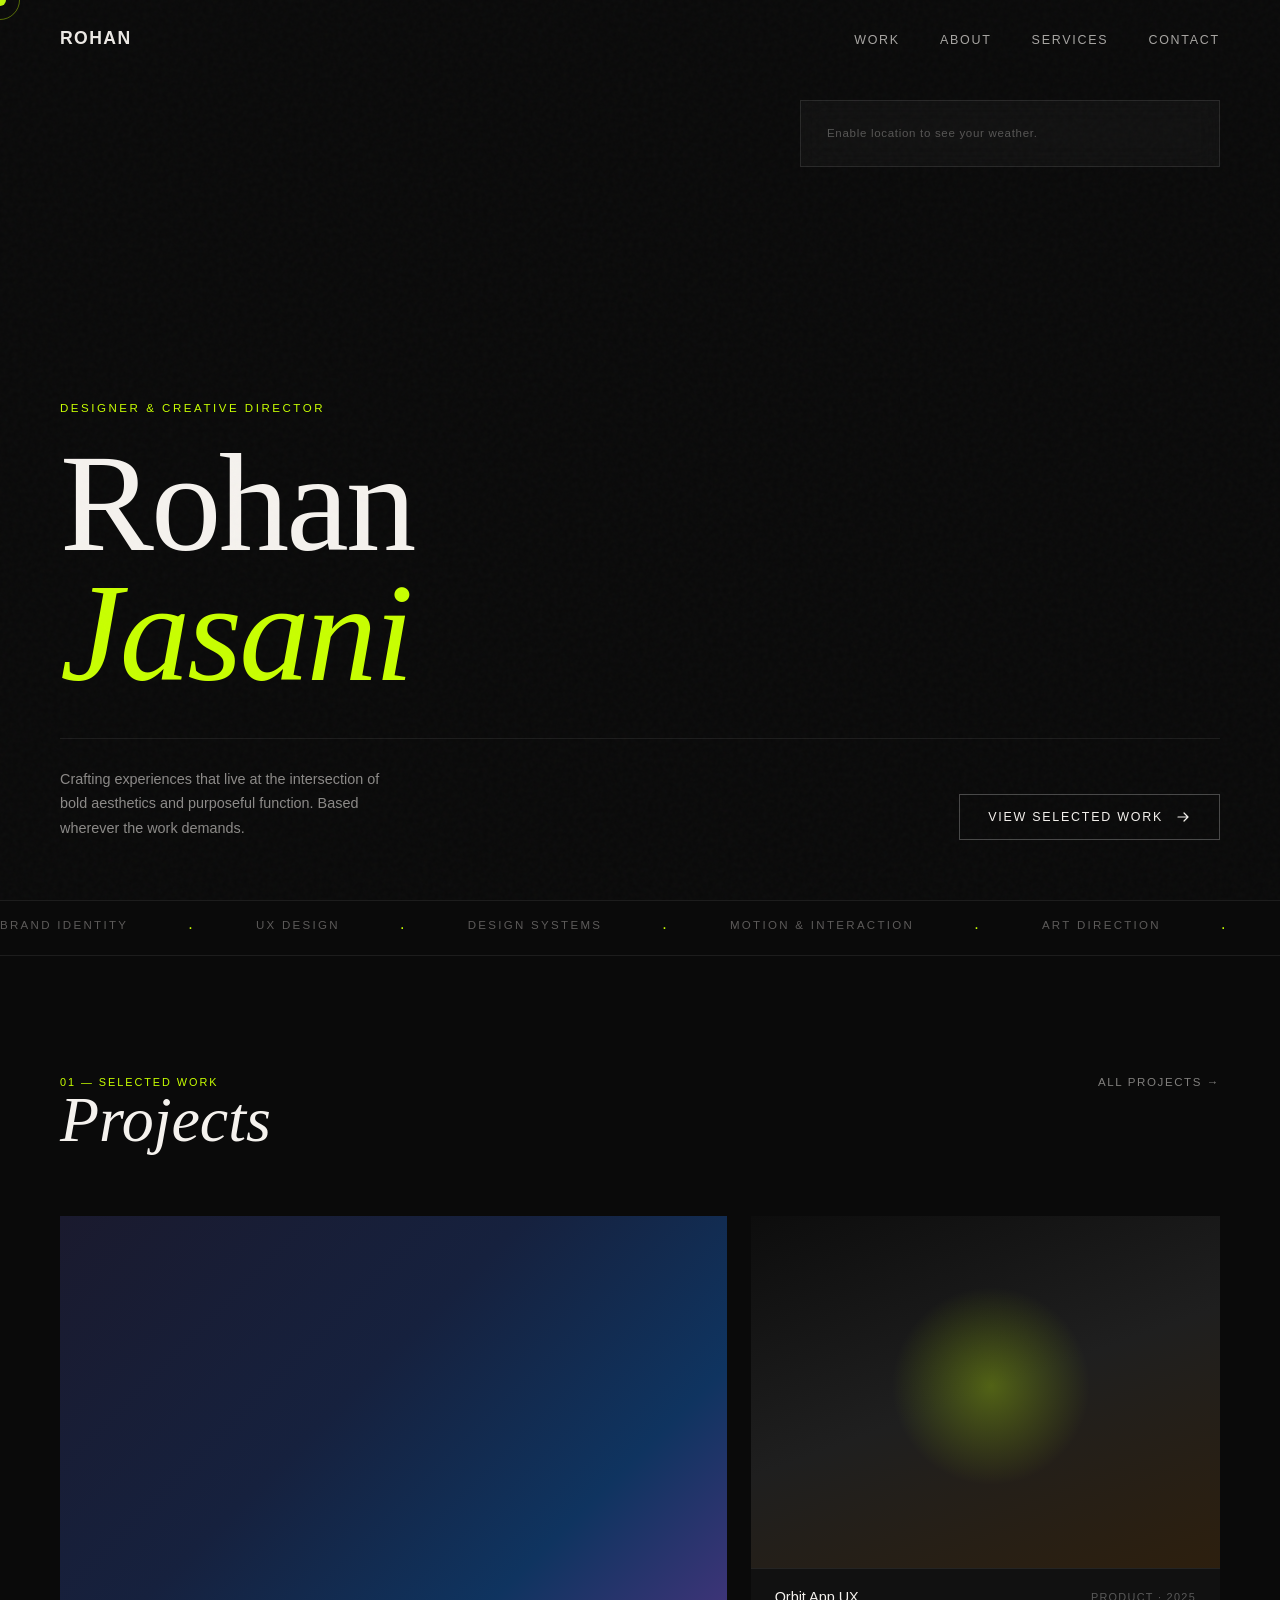
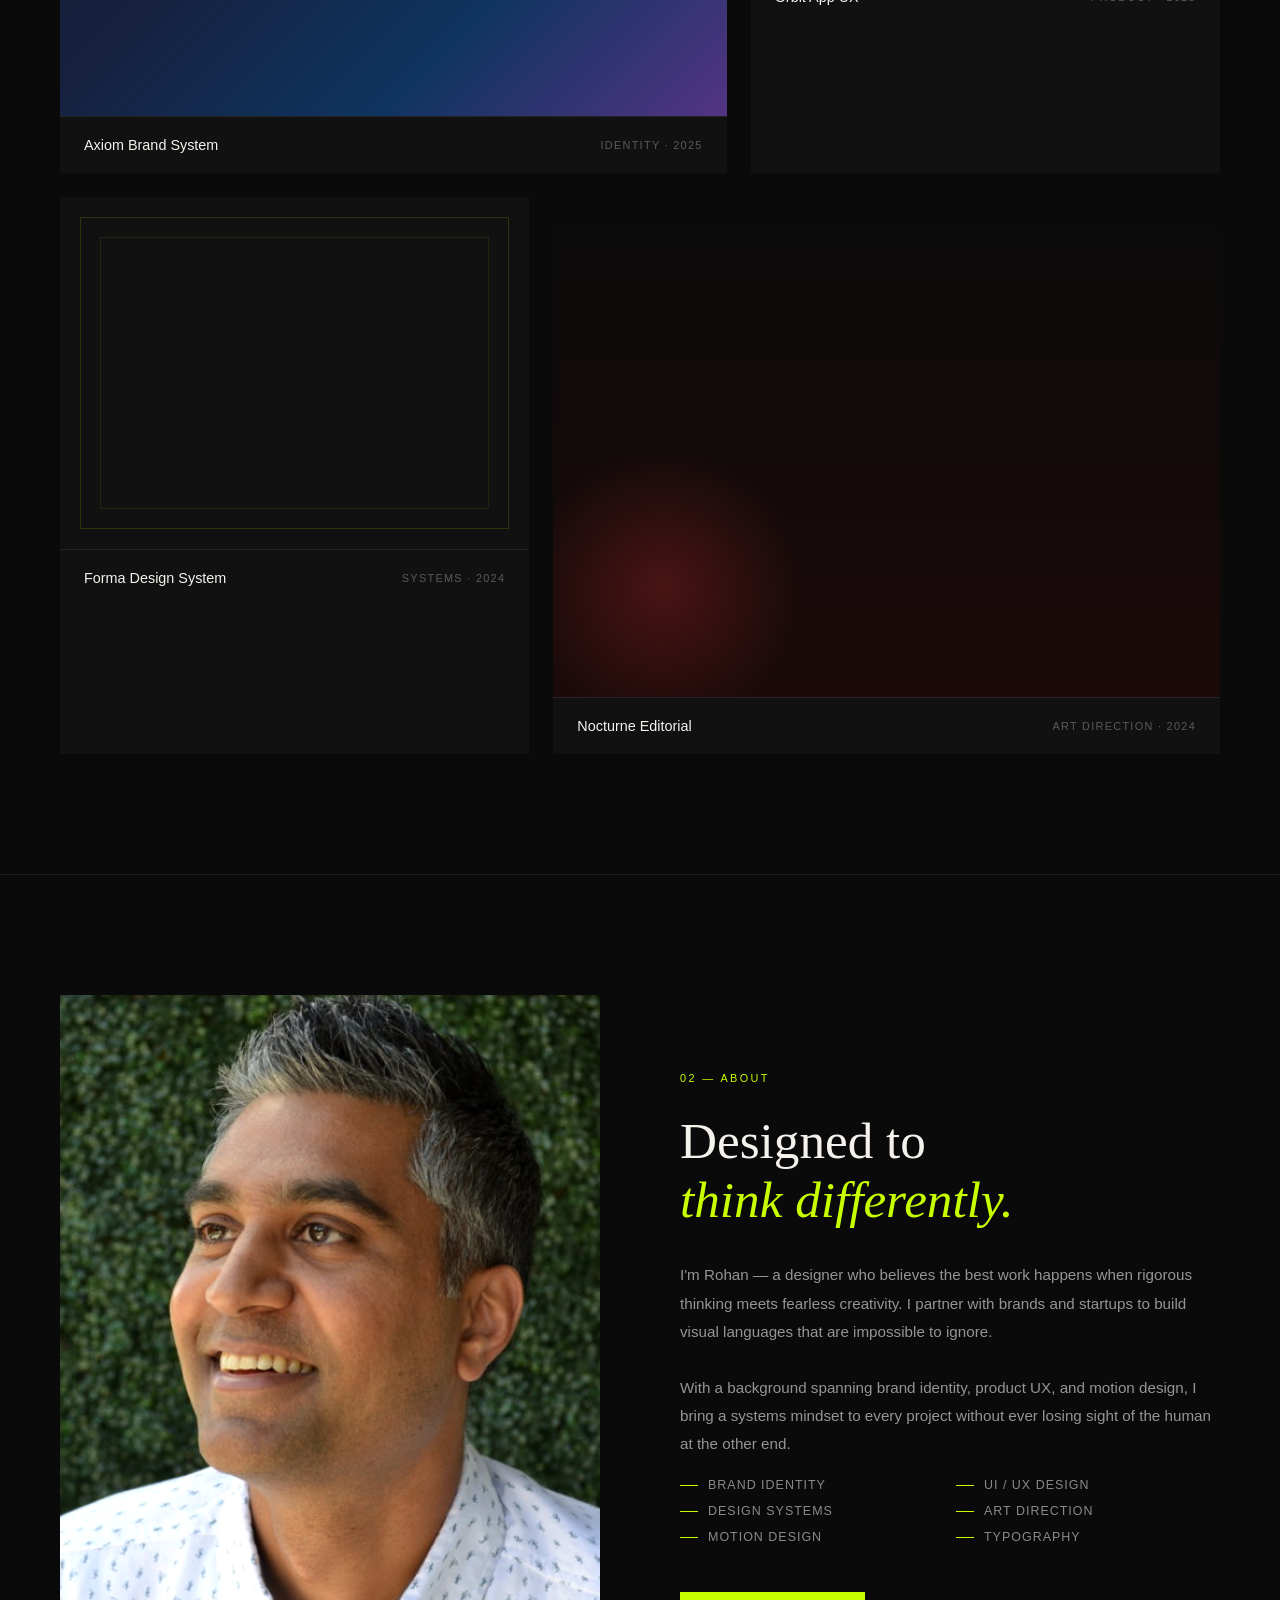
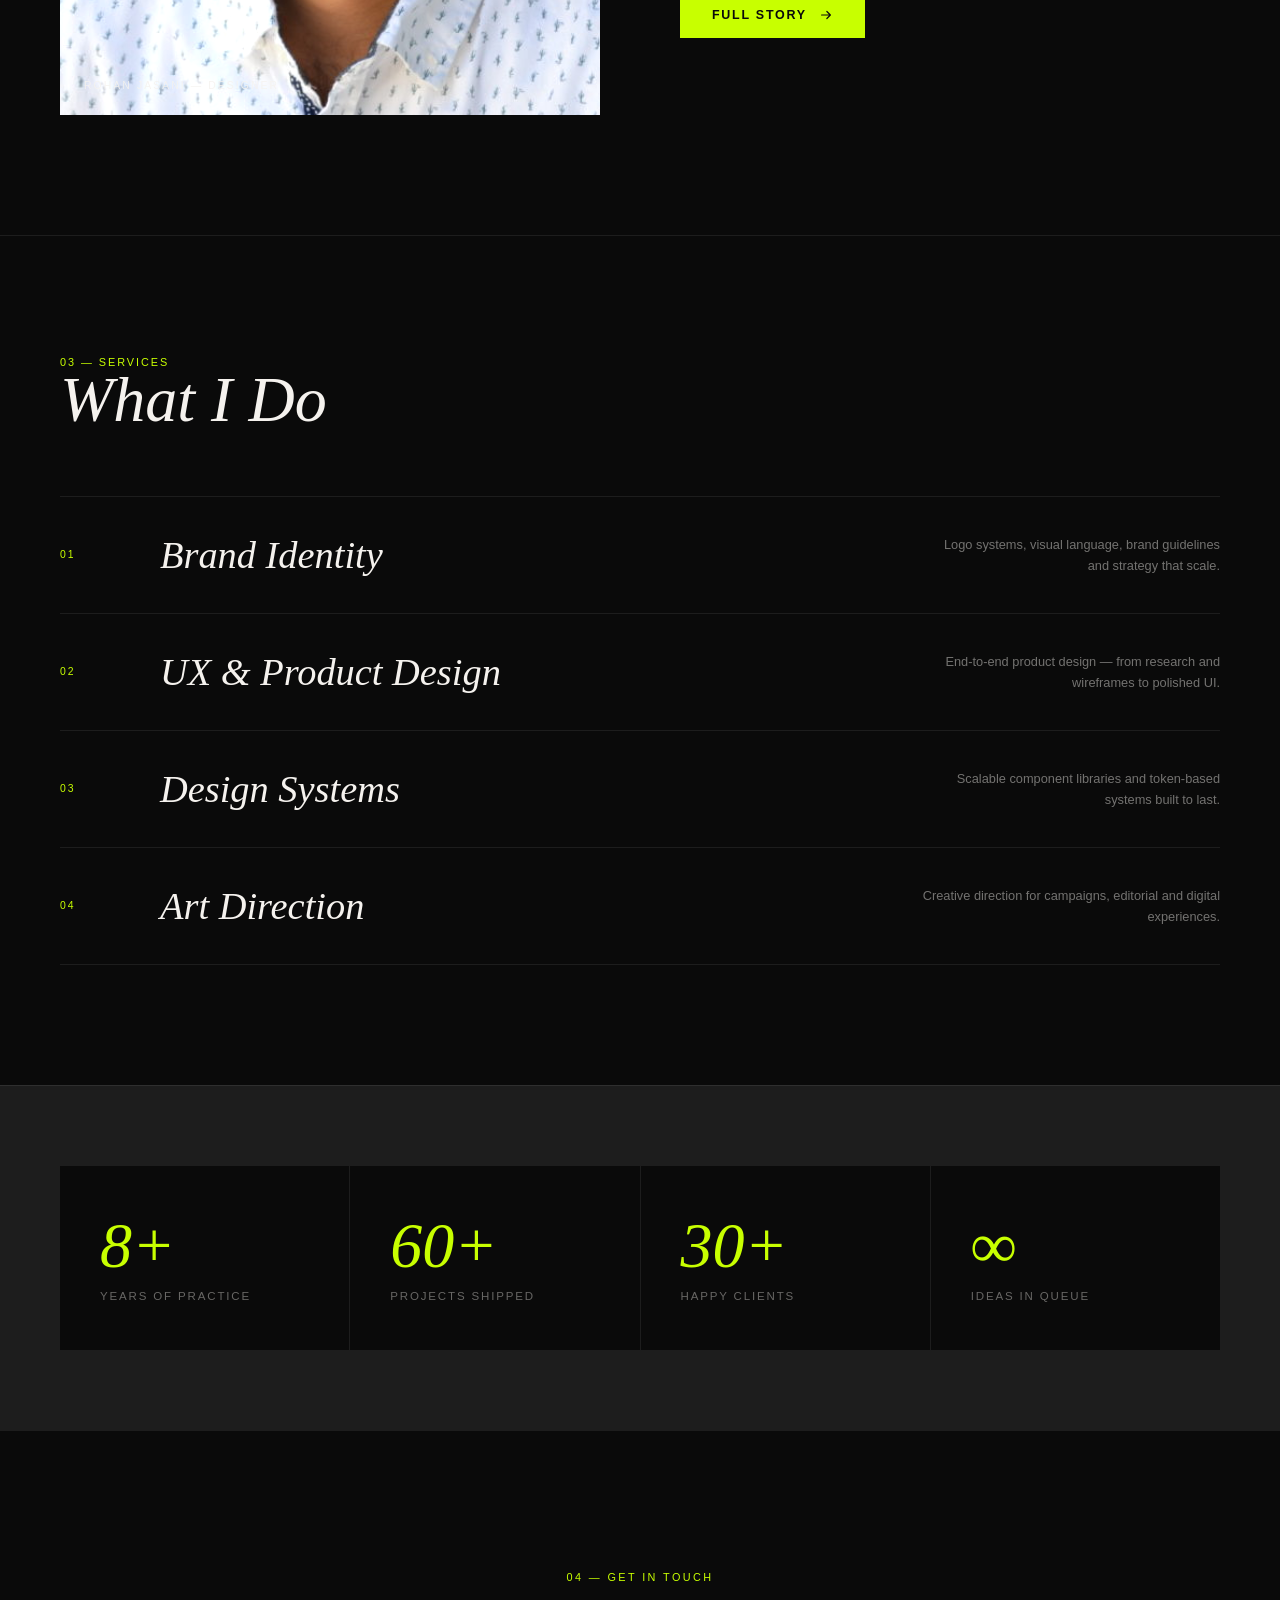
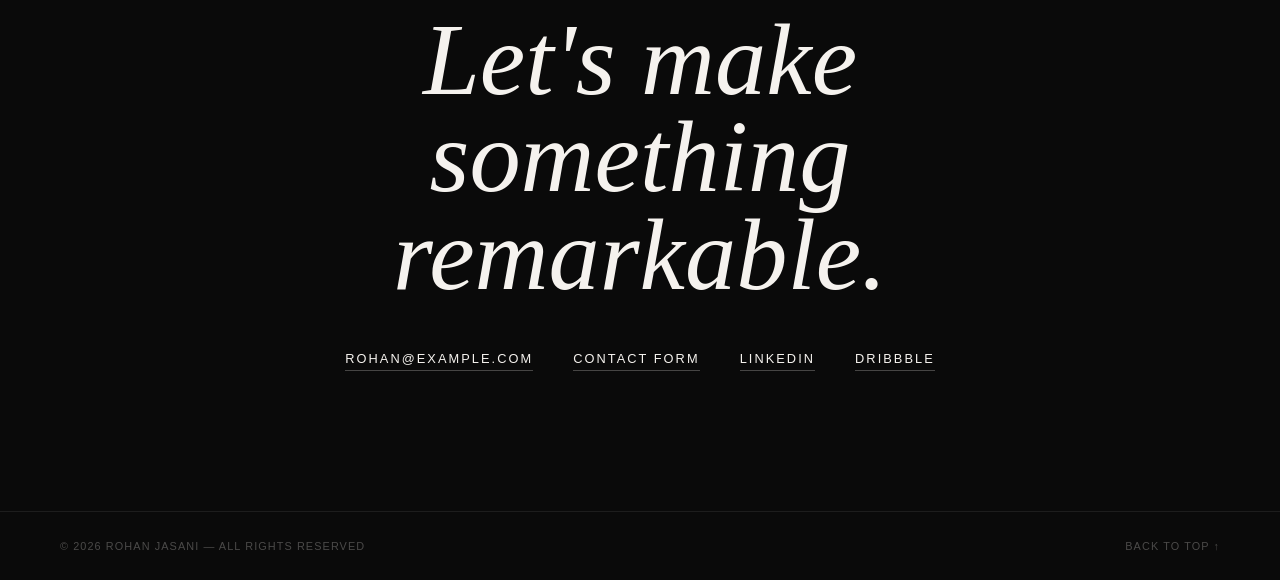
<file: index.html>
<!DOCTYPE html>
<html lang="en">
<head>
  <meta charset="UTF-8" />
  <meta name="viewport" content="width=device-width, initial-scale=1.0" />
  <title>Rohan — Designer</title>
  <link rel="stylesheet" href="css/styles.css" />
</head>
<body>

  <div id="cursor"></div>
  <div id="cursor-ring"></div>

  <!-- Nav -->
  <nav>
    <a href="index.html" class="nav-logo">Rohan</a>
    <ul class="nav-links">
      <li><a href="#work">Work</a></li>
      <li><a href="#about">About</a></li>
      <li><a href="#services">Services</a></li>
      <li><a href="#contact">Contact</a></li>
    </ul>
  </nav>

  <!-- Hero -->
  <section id="hero">

    <!-- Weather Widget -->
    <div id="weather-widget" class="loading" aria-label="Current weather">
      <div class="weather-top">
        <span class="weather-emoji" id="w-emoji">⋯</span>
        <span class="weather-temp" id="w-temp">--°</span>
      </div>
      <p class="weather-condition" id="w-condition">Fetching weather…</p>
      <div class="weather-divider"></div>
      <div class="weather-footer">
        <span class="weather-location" id="w-location">Locating city…</span>
        <span class="weather-time" id="w-time"></span>
      </div>
      <p class="weather-city" id="w-city">Current location weather</p>

      <div class="weather-divider tight"></div>

      <p class="rain-forecast-title">7-day rain outlook</p>
      <div class="rain-list" id="w-rain-list">
        <div class="rain-row"><span class="rain-day">Loading...</span><div class="rain-bar"><span style="width:0%"></span></div><span class="rain-chance">--%</span></div>
      </div>

      <p class="garden-advice" id="w-garden-advice">Calculating watering plan…</p>
    </div>

    <div class="hero-content">
      <p class="hero-label">Designer &amp; Creative Director</p>
      <h1 class="hero-title">
        Rohan<br>
        <em>Jasani</em>
      </h1>
    </div>
    <div class="hero-footer">
      <p class="hero-desc">
        Crafting experiences that live at the intersection of bold aesthetics and purposeful function. Based wherever the work demands.
      </p>
      <a href="#work" class="hero-cta">
        View Selected Work
        <svg width="16" height="16" viewBox="0 0 16 16" fill="none">
          <path d="M3 8h10M9 4l4 4-4 4" stroke="currentColor" stroke-width="1.2" stroke-linecap="round" stroke-linejoin="round"/>
        </svg>
      </a>
    </div>
  </section>

  <!-- Marquee -->
  <div class="marquee-wrap">
    <div class="marquee-track">
      <span>Brand Identity</span><span class="dot">·</span>
      <span>UX Design</span><span class="dot">·</span>
      <span>Design Systems</span><span class="dot">·</span>
      <span>Motion &amp; Interaction</span><span class="dot">·</span>
      <span>Art Direction</span><span class="dot">·</span>
      <span>Visual Strategy</span><span class="dot">·</span>
      <span>Brand Identity</span><span class="dot">·</span>
      <span>UX Design</span><span class="dot">·</span>
      <span>Design Systems</span><span class="dot">·</span>
      <span>Motion &amp; Interaction</span><span class="dot">·</span>
      <span>Art Direction</span><span class="dot">·</span>
      <span>Visual Strategy</span><span class="dot">·</span>
    </div>
  </div>

  <!-- Work -->
  <section id="work">
    <div class="section-header fade-in">
      <div>
        <p class="section-number">01 — Selected Work</p>
        <h2 class="section-title">Projects</h2>
      </div>
      <a href="pages/work.html" class="section-link">All Projects →</a>
    </div>
    <div class="projects-grid">
      <div class="project-card fade-in" onclick="window.location='pages/work.html'">
        <div class="card-visual"><div class="card-visual-inner visual-1"></div></div>
        <div class="card-hover-overlay"></div>
        <div class="card-meta">
          <span class="card-title">Axiom Brand System</span>
          <span class="card-tags">Identity · 2025</span>
        </div>
      </div>
      <div class="project-card fade-in" onclick="window.location='pages/work.html'">
        <div class="card-visual"><div class="card-visual-inner visual-2"></div></div>
        <div class="card-hover-overlay"></div>
        <div class="card-meta">
          <span class="card-title">Orbit App UX</span>
          <span class="card-tags">Product · 2025</span>
        </div>
      </div>
      <div class="project-card fade-in" onclick="window.location='pages/work.html'">
        <div class="card-visual"><div class="card-visual-inner visual-3"></div></div>
        <div class="card-hover-overlay"></div>
        <div class="card-meta">
          <span class="card-title">Forma Design System</span>
          <span class="card-tags">Systems · 2024</span>
        </div>
      </div>
      <div class="project-card fade-in" onclick="window.location='pages/work.html'">
        <div class="card-visual"><div class="card-visual-inner visual-4"></div></div>
        <div class="card-hover-overlay"></div>
        <div class="card-meta">
          <span class="card-title">Nocturne Editorial</span>
          <span class="card-tags">Art Direction · 2024</span>
        </div>
      </div>
    </div>
  </section>

  <!-- About -->
  <section id="about">
    <div class="about-portrait fade-in">
      <img src="images/headshot.jpg" alt="Portrait of Rohan Jasani" class="portrait-photo" />
      <span class="portrait-label">Rohan Jasani — Designer</span>
    </div>
    <div class="about-copy fade-in">
      <p class="about-eyebrow">02 — About</p>
      <h2 class="about-heading">Designed to<br><em>think differently.</em></h2>
      <p class="about-body">
        I'm Rohan — a designer who believes the best work happens when rigorous thinking meets fearless creativity. I partner with brands and startups to build visual languages that are impossible to ignore.
        <br><br>
        With a background spanning brand identity, product UX, and motion design, I bring a systems mindset to every project without ever losing sight of the human at the other end.
      </p>
      <div class="skills-grid">
        <span class="skill-item">Brand Identity</span>
        <span class="skill-item">UI / UX Design</span>
        <span class="skill-item">Design Systems</span>
        <span class="skill-item">Art Direction</span>
        <span class="skill-item">Motion Design</span>
        <span class="skill-item">Typography</span>
      </div>
      <a href="pages/about.html" class="about-cta">
        Full Story
        <svg width="14" height="14" viewBox="0 0 16 16" fill="none">
          <path d="M3 8h10M9 4l4 4-4 4" stroke="currentColor" stroke-width="1.4" stroke-linecap="round" stroke-linejoin="round"/>
        </svg>
      </a>
    </div>
  </section>

  <!-- Services -->
  <section id="services">
    <div class="section-header fade-in">
      <div>
        <p class="section-number">03 — Services</p>
        <h2 class="section-title">What I Do</h2>
      </div>
    </div>
    <div class="services-list">
      <div class="service-row fade-in">
        <span class="service-num">01</span>
        <span class="service-name">Brand Identity</span>
        <p class="service-desc">Logo systems, visual language, brand guidelines and strategy that scale.</p>
      </div>
      <div class="service-row fade-in">
        <span class="service-num">02</span>
        <span class="service-name">UX &amp; Product Design</span>
        <p class="service-desc">End-to-end product design — from research and wireframes to polished UI.</p>
      </div>
      <div class="service-row fade-in">
        <span class="service-num">03</span>
        <span class="service-name">Design Systems</span>
        <p class="service-desc">Scalable component libraries and token-based systems built to last.</p>
      </div>
      <div class="service-row fade-in">
        <span class="service-num">04</span>
        <span class="service-name">Art Direction</span>
        <p class="service-desc">Creative direction for campaigns, editorial and digital experiences.</p>
      </div>
    </div>
  </section>

  <!-- Stats -->
  <div id="stats">
    <div class="stat-cell fade-in">
      <div class="stat-number">8+</div>
      <div class="stat-label">Years of Practice</div>
    </div>
    <div class="stat-cell fade-in">
      <div class="stat-number">60+</div>
      <div class="stat-label">Projects Shipped</div>
    </div>
    <div class="stat-cell fade-in">
      <div class="stat-number">30+</div>
      <div class="stat-label">Happy Clients</div>
    </div>
    <div class="stat-cell fade-in">
      <div class="stat-number">∞</div>
      <div class="stat-label">Ideas in Queue</div>
    </div>
  </div>

  <!-- Contact -->
  <section id="contact">
    <p class="contact-eyebrow fade-in">04 — Get In Touch</p>
    <h2 class="contact-heading fade-in">Let's make<br>something<br><em>remarkable.</em></h2>
    <div class="contact-links fade-in">
      <a href="mailto:rohan@example.com" class="contact-link">rohan@example.com</a>
      <a href="pages/contact.html" class="contact-link">Contact Form</a>
      <a href="#" class="contact-link">LinkedIn</a>
      <a href="#" class="contact-link">Dribbble</a>
    </div>
  </section>

  <!-- Footer -->
  <footer>
    <span class="footer-copy">© 2026 Rohan Jasani — All rights reserved</span>
    <a href="#hero" class="footer-back">Back to top ↑</a>
  </footer>

  <script src="js/app.js"></script>
</body>
</html>
</file>
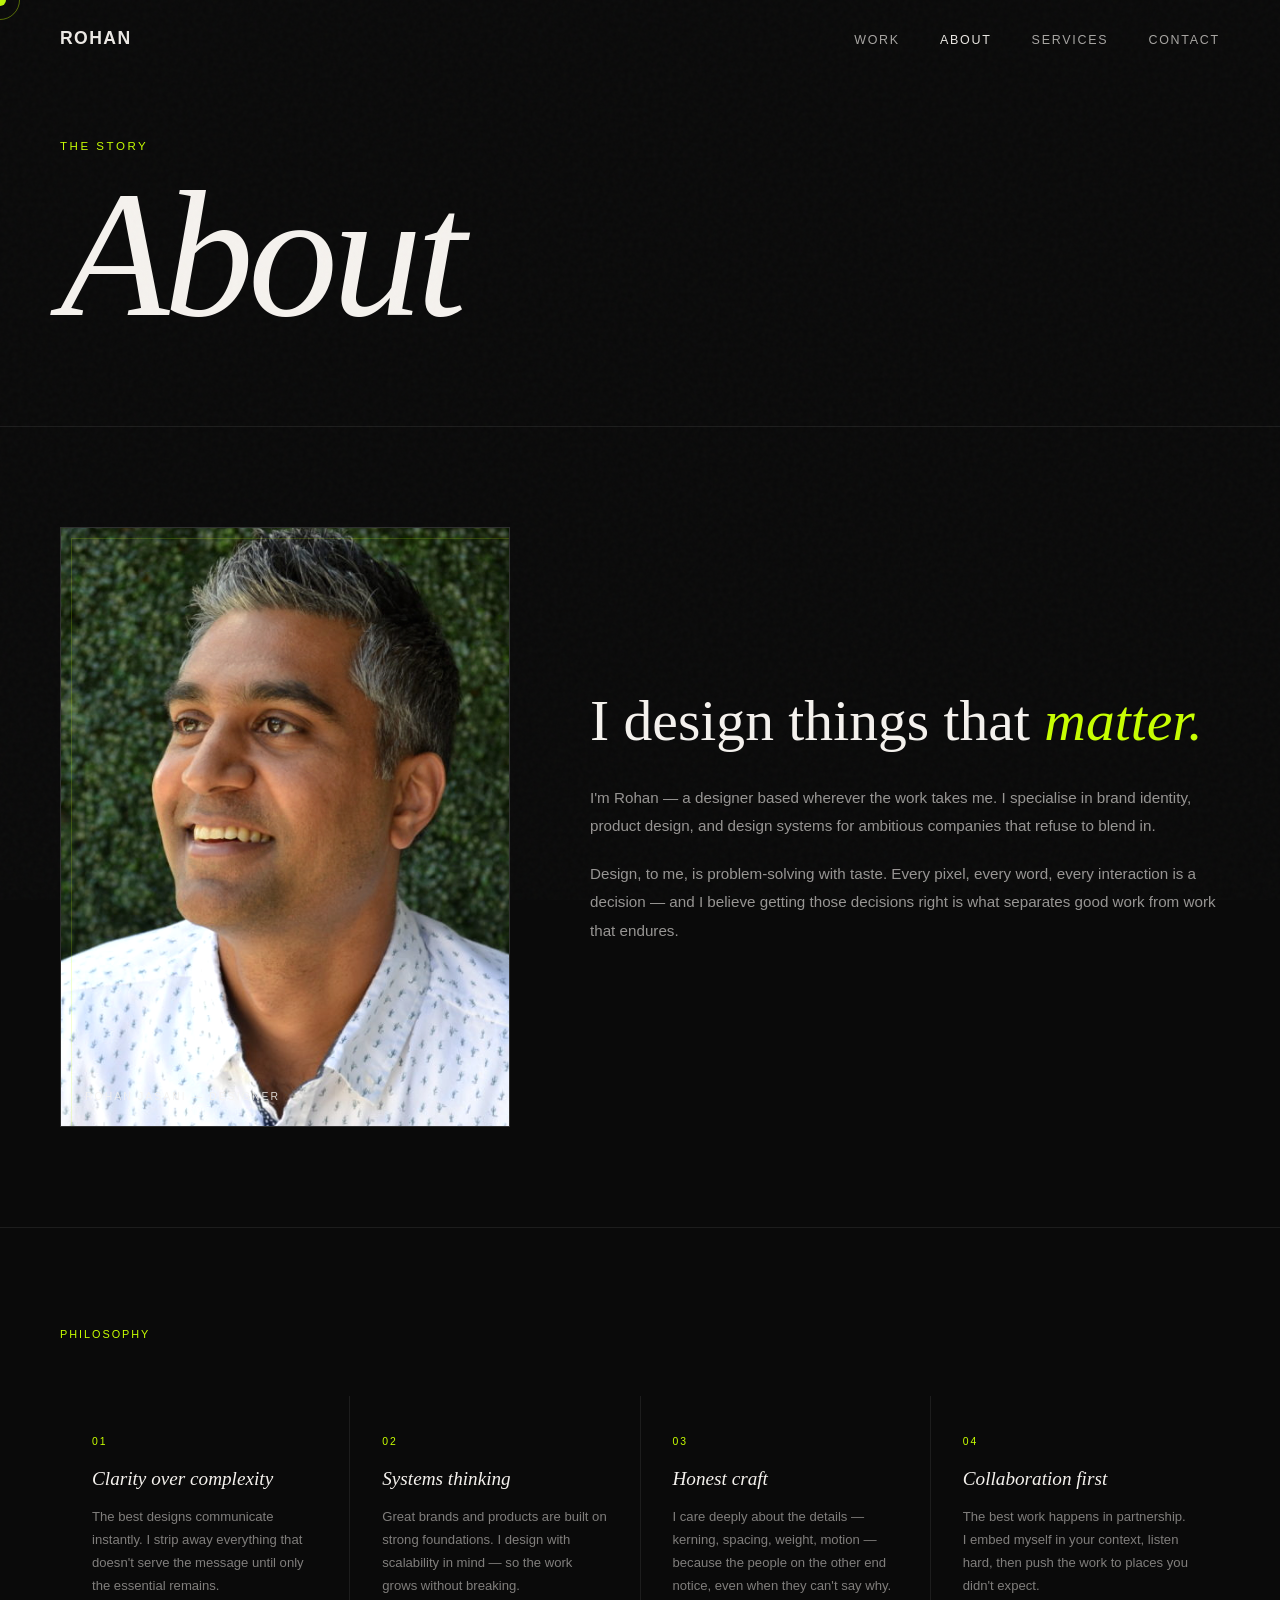
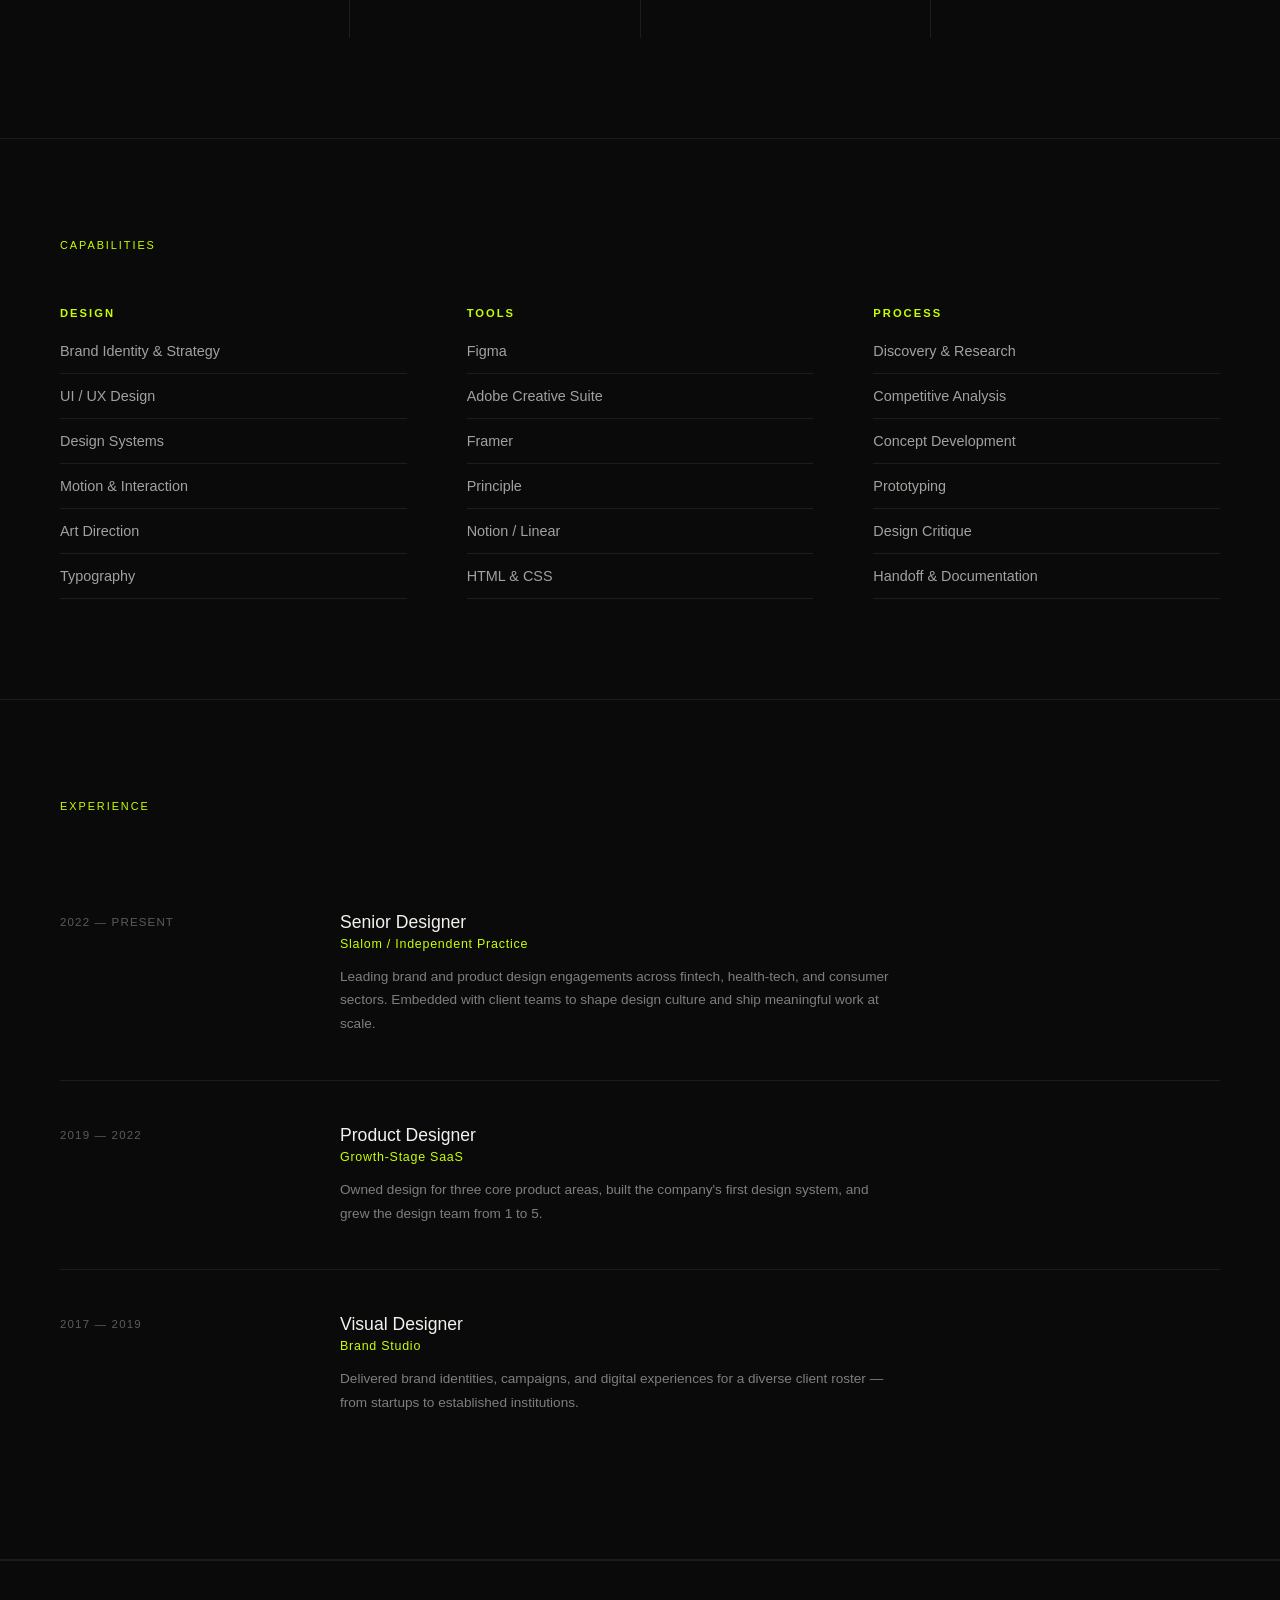
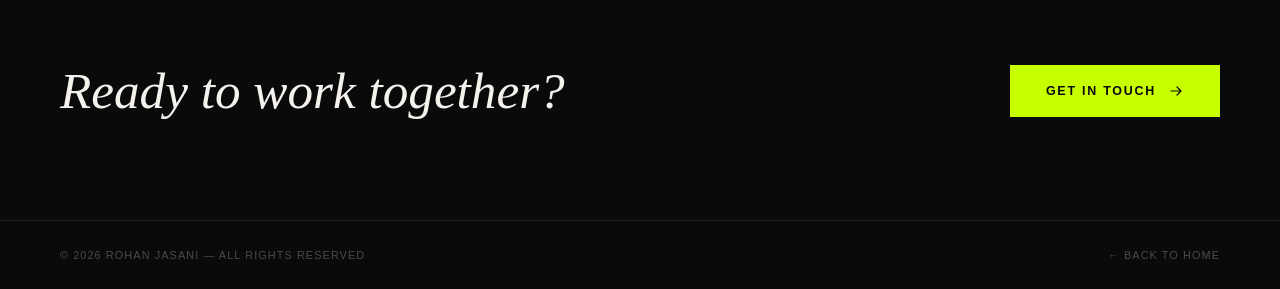
<file: pages/about.html>
<!DOCTYPE html>
<html lang="en">
<head>
  <meta charset="UTF-8" />
  <meta name="viewport" content="width=device-width, initial-scale=1.0" />
  <title>About — Rohan Jasani</title>
  <link rel="stylesheet" href="../css/styles.css" />
</head>
<body>

  <div id="cursor"></div>
  <div id="cursor-ring"></div>

  <!-- Nav -->
  <nav>
    <a href="../index.html" class="nav-logo">Rohan</a>
    <ul class="nav-links">
      <li><a href="work.html">Work</a></li>
      <li><a href="about.html" style="opacity:1;">About</a></li>
      <li><a href="../index.html#services">Services</a></li>
      <li><a href="contact.html">Contact</a></li>
    </ul>
  </nav>

  <!-- Page Hero -->
  <header class="page-hero page-hero--about">
    <div class="page-hero-inner">
      <p class="hero-label">The Story</p>
      <h1 class="page-hero-title">About</h1>
    </div>
  </header>

  <main>

    <!-- Intro split -->
    <section class="about-intro fade-in">
      <div class="about-intro-portrait">
        <img src="../images/headshot.jpg" alt="Portrait of Rohan Jasani" class="portrait-photo" />
        <span class="portrait-label">Rohan Jasani — Designer</span>
      </div>
      <div class="about-intro-text">
        <h2 class="about-large-heading">I design things that <em>matter.</em></h2>
        <p class="about-body">
          I'm Rohan — a designer based wherever the work takes me. I specialise in brand identity, product design, and design systems for ambitious companies that refuse to blend in.
        </p>
        <p class="about-body">
          Design, to me, is problem-solving with taste. Every pixel, every word, every interaction is a decision — and I believe getting those decisions right is what separates good work from work that endures.
        </p>
      </div>
    </section>

    <!-- Philosophy -->
    <section class="about-philosophy fade-in">
      <p class="section-number">Philosophy</p>
      <div class="philosophy-grid">
        <div class="philosophy-item fade-in">
          <span class="philosophy-num">01</span>
          <h3 class="philosophy-title">Clarity over complexity</h3>
          <p class="philosophy-body">The best designs communicate instantly. I strip away everything that doesn't serve the message until only the essential remains.</p>
        </div>
        <div class="philosophy-item fade-in">
          <span class="philosophy-num">02</span>
          <h3 class="philosophy-title">Systems thinking</h3>
          <p class="philosophy-body">Great brands and products are built on strong foundations. I design with scalability in mind — so the work grows without breaking.</p>
        </div>
        <div class="philosophy-item fade-in">
          <span class="philosophy-num">03</span>
          <h3 class="philosophy-title">Honest craft</h3>
          <p class="philosophy-body">I care deeply about the details — kerning, spacing, weight, motion — because the people on the other end notice, even when they can't say why.</p>
        </div>
        <div class="philosophy-item fade-in">
          <span class="philosophy-num">04</span>
          <h3 class="philosophy-title">Collaboration first</h3>
          <p class="philosophy-body">The best work happens in partnership. I embed myself in your context, listen hard, then push the work to places you didn't expect.</p>
        </div>
      </div>
    </section>

    <!-- Skills -->
    <section class="about-skills-section fade-in">
      <p class="section-number">Capabilities</p>
      <div class="about-skills-cols">
        <div class="about-skills-col">
          <h3 class="about-skills-heading">Design</h3>
          <ul class="about-skills-list">
            <li>Brand Identity &amp; Strategy</li>
            <li>UI / UX Design</li>
            <li>Design Systems</li>
            <li>Motion &amp; Interaction</li>
            <li>Art Direction</li>
            <li>Typography</li>
          </ul>
        </div>
        <div class="about-skills-col">
          <h3 class="about-skills-heading">Tools</h3>
          <ul class="about-skills-list">
            <li>Figma</li>
            <li>Adobe Creative Suite</li>
            <li>Framer</li>
            <li>Principle</li>
            <li>Notion / Linear</li>
            <li>HTML &amp; CSS</li>
          </ul>
        </div>
        <div class="about-skills-col">
          <h3 class="about-skills-heading">Process</h3>
          <ul class="about-skills-list">
            <li>Discovery &amp; Research</li>
            <li>Competitive Analysis</li>
            <li>Concept Development</li>
            <li>Prototyping</li>
            <li>Design Critique</li>
            <li>Handoff &amp; Documentation</li>
          </ul>
        </div>
      </div>
    </section>

    <!-- Experience -->
    <section class="about-exp-section fade-in">
      <p class="section-number">Experience</p>
      <div class="exp-list">
        <div class="exp-row fade-in">
          <div class="exp-period">2022 — Present</div>
          <div class="exp-detail">
            <h3 class="exp-title">Senior Designer</h3>
            <p class="exp-company">Slalom / Independent Practice</p>
            <p class="exp-desc">Leading brand and product design engagements across fintech, health-tech, and consumer sectors. Embedded with client teams to shape design culture and ship meaningful work at scale.</p>
          </div>
        </div>
        <div class="exp-row fade-in">
          <div class="exp-period">2019 — 2022</div>
          <div class="exp-detail">
            <h3 class="exp-title">Product Designer</h3>
            <p class="exp-company">Growth-Stage SaaS</p>
            <p class="exp-desc">Owned design for three core product areas, built the company's first design system, and grew the design team from 1 to 5.</p>
          </div>
        </div>
        <div class="exp-row fade-in">
          <div class="exp-period">2017 — 2019</div>
          <div class="exp-detail">
            <h3 class="exp-title">Visual Designer</h3>
            <p class="exp-company">Brand Studio</p>
            <p class="exp-desc">Delivered brand identities, campaigns, and digital experiences for a diverse client roster — from startups to established institutions.</p>
          </div>
        </div>
      </div>
    </section>

  </main>

  <!-- CTA -->
  <section class="page-cta-band fade-in">
    <p class="page-cta-label">Ready to work together?</p>
    <a href="contact.html" class="page-cta-link">
      Get in touch
      <svg width="16" height="16" viewBox="0 0 16 16" fill="none">
        <path d="M3 8h10M9 4l4 4-4 4" stroke="currentColor" stroke-width="1.2" stroke-linecap="round" stroke-linejoin="round"/>
      </svg>
    </a>
  </section>

  <!-- Footer -->
  <footer>
    <span class="footer-copy">© 2026 Rohan Jasani — All rights reserved</span>
    <a href="../index.html" class="footer-back">← Back to Home</a>
  </footer>

  <script src="../js/main.js"></script>
</body>
</html>
</file>
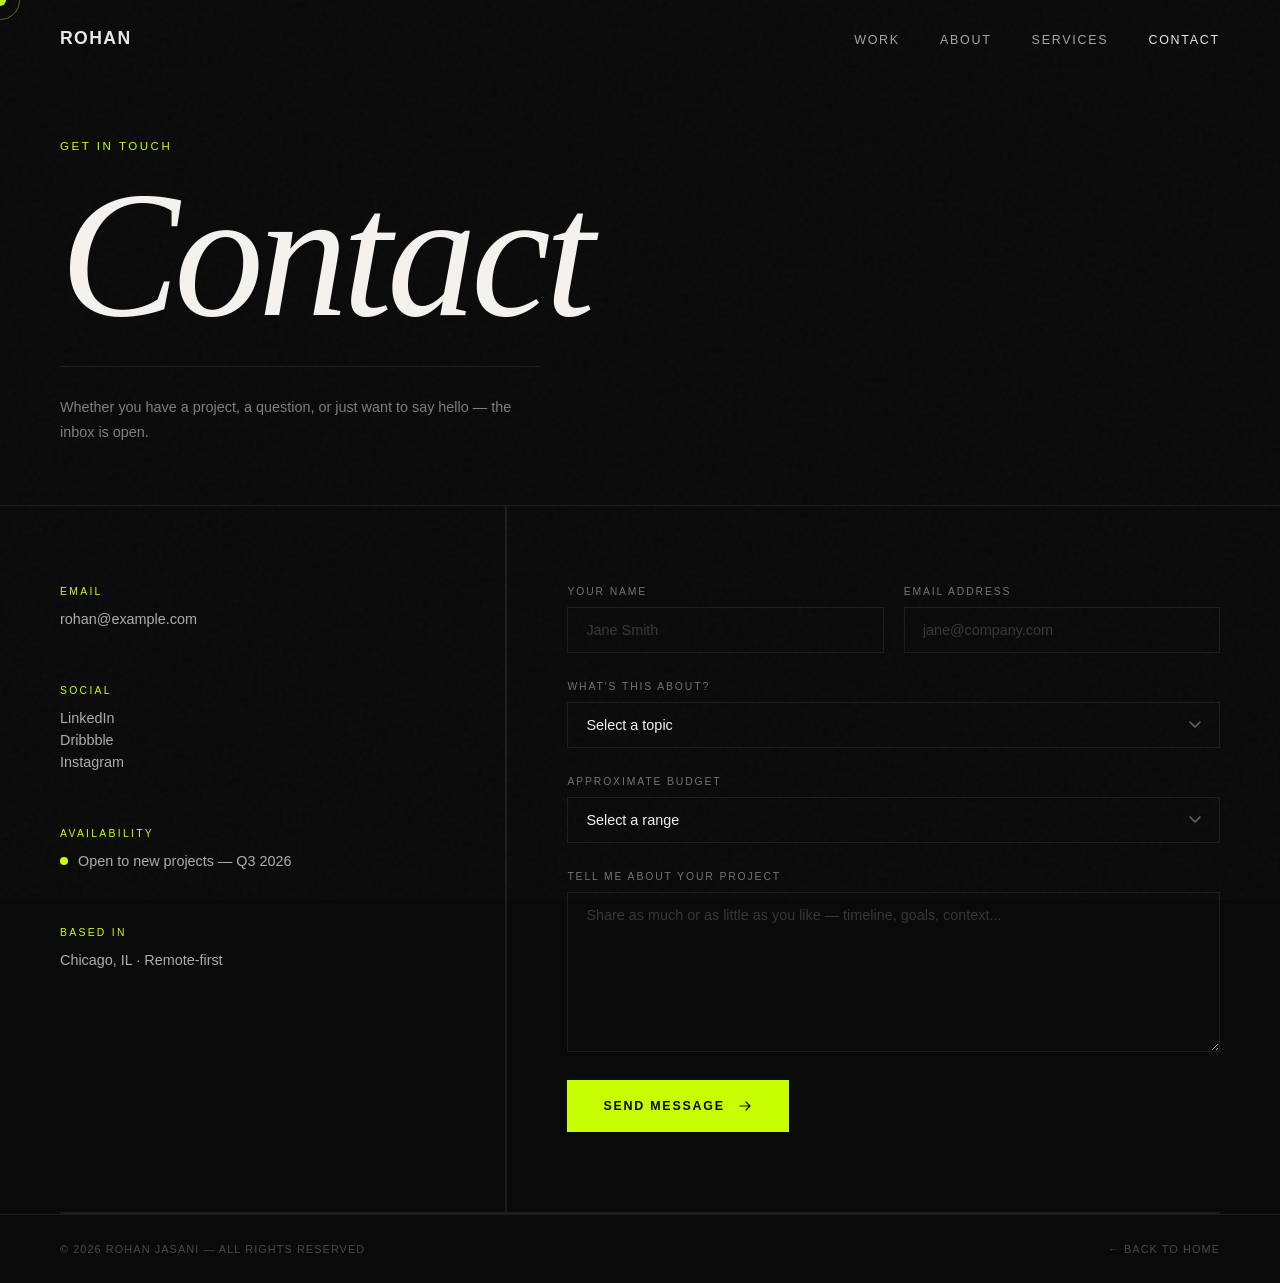
<file: pages/contact.html>
<!DOCTYPE html>
<html lang="en">
<head>
  <meta charset="UTF-8" />
  <meta name="viewport" content="width=device-width, initial-scale=1.0" />
  <title>Contact — Rohan Jasani</title>
  <link rel="stylesheet" href="../css/styles.css" />
</head>
<body>

  <div id="cursor"></div>
  <div id="cursor-ring"></div>

  <!-- Nav -->
  <nav>
    <a href="../index.html" class="nav-logo">Rohan</a>
    <ul class="nav-links">
      <li><a href="work.html">Work</a></li>
      <li><a href="about.html">About</a></li>
      <li><a href="../index.html#services">Services</a></li>
      <li><a href="contact.html" style="opacity:1;">Contact</a></li>
    </ul>
  </nav>

  <!-- Page Hero -->
  <header class="page-hero">
    <div class="page-hero-inner">
      <p class="hero-label">Get In Touch</p>
      <h1 class="page-hero-title">Contact</h1>
    </div>
    <p class="page-hero-sub">Whether you have a project, a question, or just want to say hello — the inbox is open.</p>
  </header>

  <main class="contact-main">

    <!-- Left: info -->
    <div class="contact-info fade-in">
      <div class="contact-info-block">
        <p class="contact-info-label">Email</p>
        <a href="mailto:rohan@example.com" class="contact-info-value">rohan@example.com</a>
      </div>
      <div class="contact-info-block">
        <p class="contact-info-label">Social</p>
        <a href="#" class="contact-info-value">LinkedIn</a>
        <a href="#" class="contact-info-value">Dribbble</a>
        <a href="#" class="contact-info-value">Instagram</a>
      </div>
      <div class="contact-info-block">
        <p class="contact-info-label">Availability</p>
        <p class="contact-info-value contact-available">
          <span class="availability-dot"></span>
          Open to new projects — Q3 2026
        </p>
      </div>
      <div class="contact-info-block">
        <p class="contact-info-label">Based in</p>
        <p class="contact-info-value">Chicago, IL · Remote-first</p>
      </div>
    </div>

    <!-- Right: form -->
    <form class="contact-form fade-in" onsubmit="handleSubmit(event)">
      <div class="form-row">
        <div class="form-group">
          <label class="form-label" for="name">Your Name</label>
          <input class="form-input" type="text" id="name" name="name" placeholder="Jane Smith" required />
        </div>
        <div class="form-group">
          <label class="form-label" for="email">Email Address</label>
          <input class="form-input" type="email" id="email" name="email" placeholder="jane@company.com" required />
        </div>
      </div>
      <div class="form-group">
        <label class="form-label" for="subject">What's this about?</label>
        <select class="form-input form-select" id="subject" name="subject">
          <option value="" disabled selected>Select a topic</option>
          <option>Brand Identity Project</option>
          <option>UX / Product Design</option>
          <option>Design System</option>
          <option>Art Direction</option>
          <option>General Enquiry</option>
        </select>
      </div>
      <div class="form-group">
        <label class="form-label" for="budget">Approximate Budget</label>
        <select class="form-input form-select" id="budget" name="budget">
          <option value="" disabled selected>Select a range</option>
          <option>Under $5,000</option>
          <option>$5,000 – $15,000</option>
          <option>$15,000 – $50,000</option>
          <option>$50,000+</option>
          <option>Let's discuss</option>
        </select>
      </div>
      <div class="form-group">
        <label class="form-label" for="message">Tell me about your project</label>
        <textarea class="form-input form-textarea" id="message" name="message" placeholder="Share as much or as little as you like — timeline, goals, context..." required></textarea>
      </div>
      <button class="form-submit" type="submit">
        <span class="form-submit-text">Send Message</span>
        <svg width="16" height="16" viewBox="0 0 16 16" fill="none">
          <path d="M3 8h10M9 4l4 4-4 4" stroke="currentColor" stroke-width="1.2" stroke-linecap="round" stroke-linejoin="round"/>
        </svg>
      </button>
      <p class="form-note" id="form-success" style="display:none;">Thanks — I'll be in touch within 48 hours.</p>
    </form>

  </main>

  <!-- Footer -->
  <footer>
    <span class="footer-copy">© 2026 Rohan Jasani — All rights reserved</span>
    <a href="../index.html" class="footer-back">← Back to Home</a>
  </footer>

  <script src="../js/main.js"></script>
  <script>
    function handleSubmit(e) {
      e.preventDefault();
      document.querySelector('.form-submit-text').textContent = 'Sent!';
      document.getElementById('form-success').style.display = 'block';
      e.target.querySelectorAll('input, textarea, select, button').forEach(el => el.disabled = true);
    }
  </script>
</body>
</html>
</file>
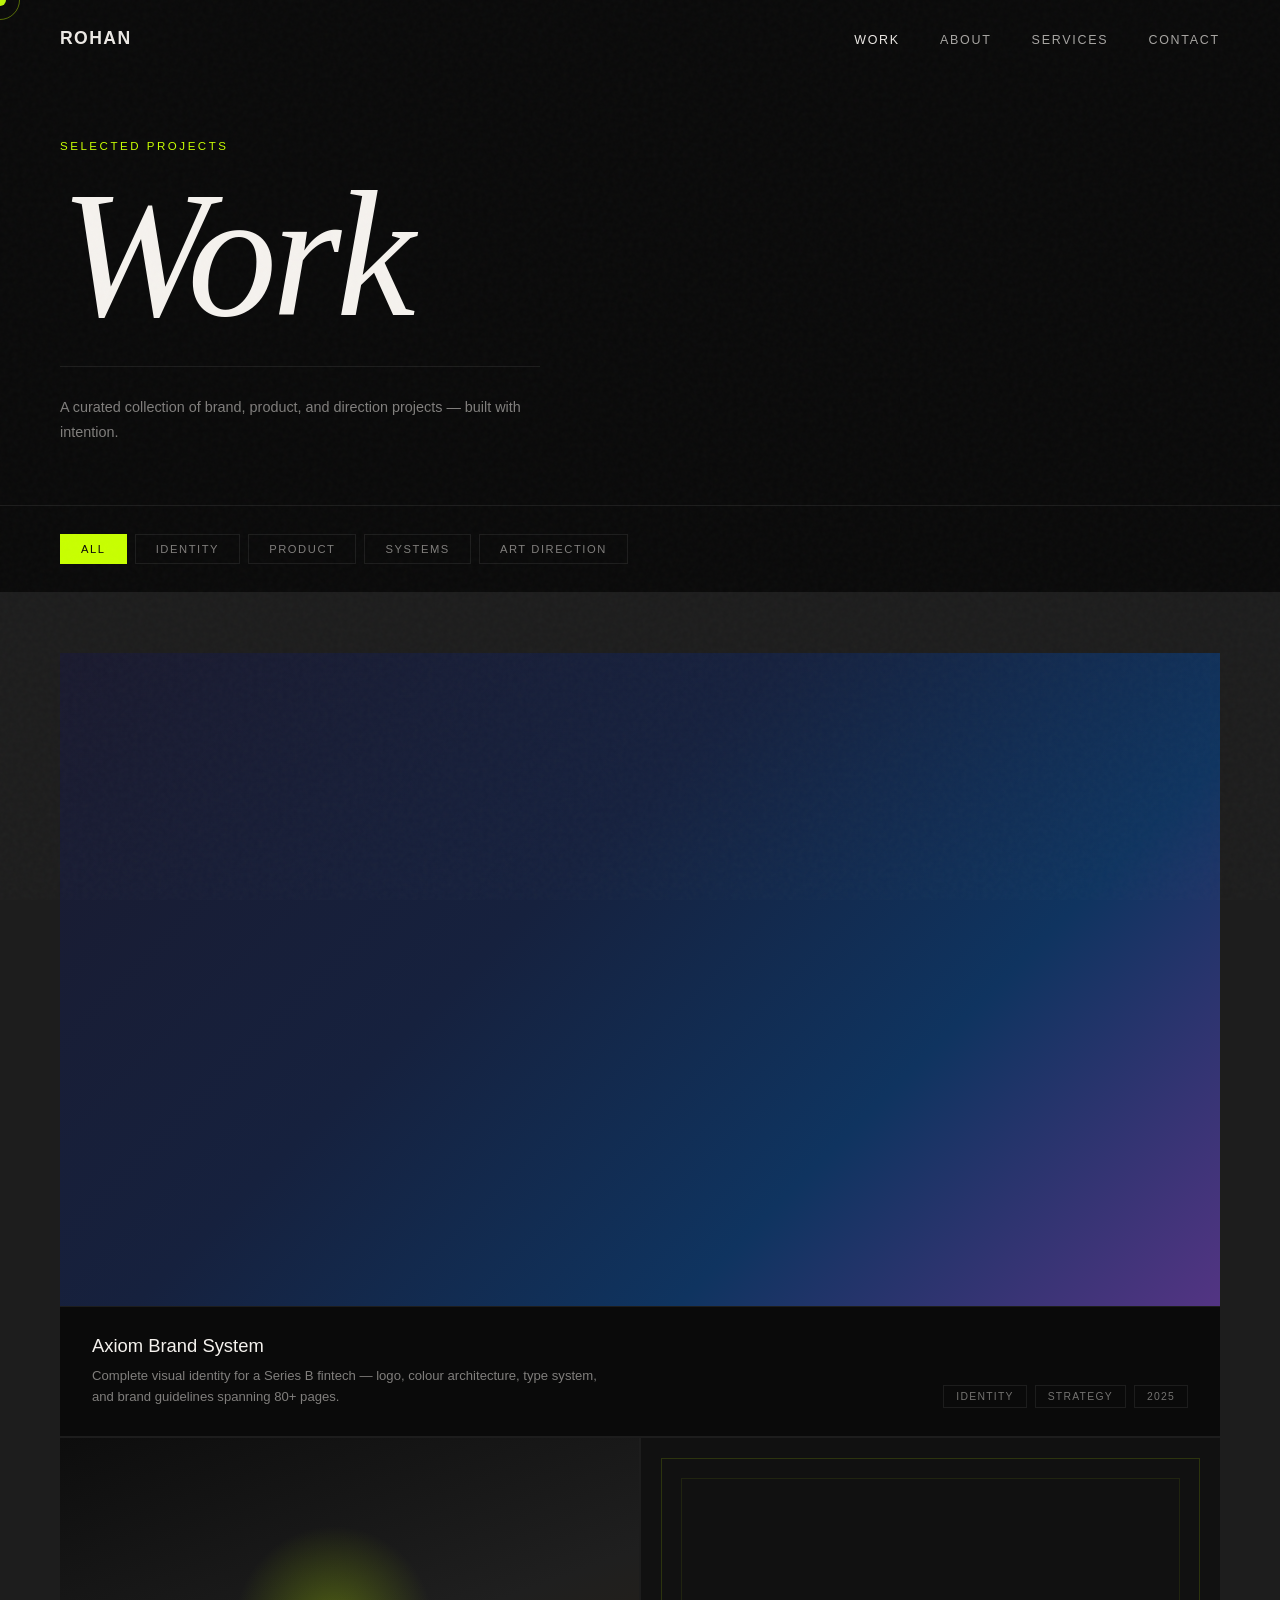
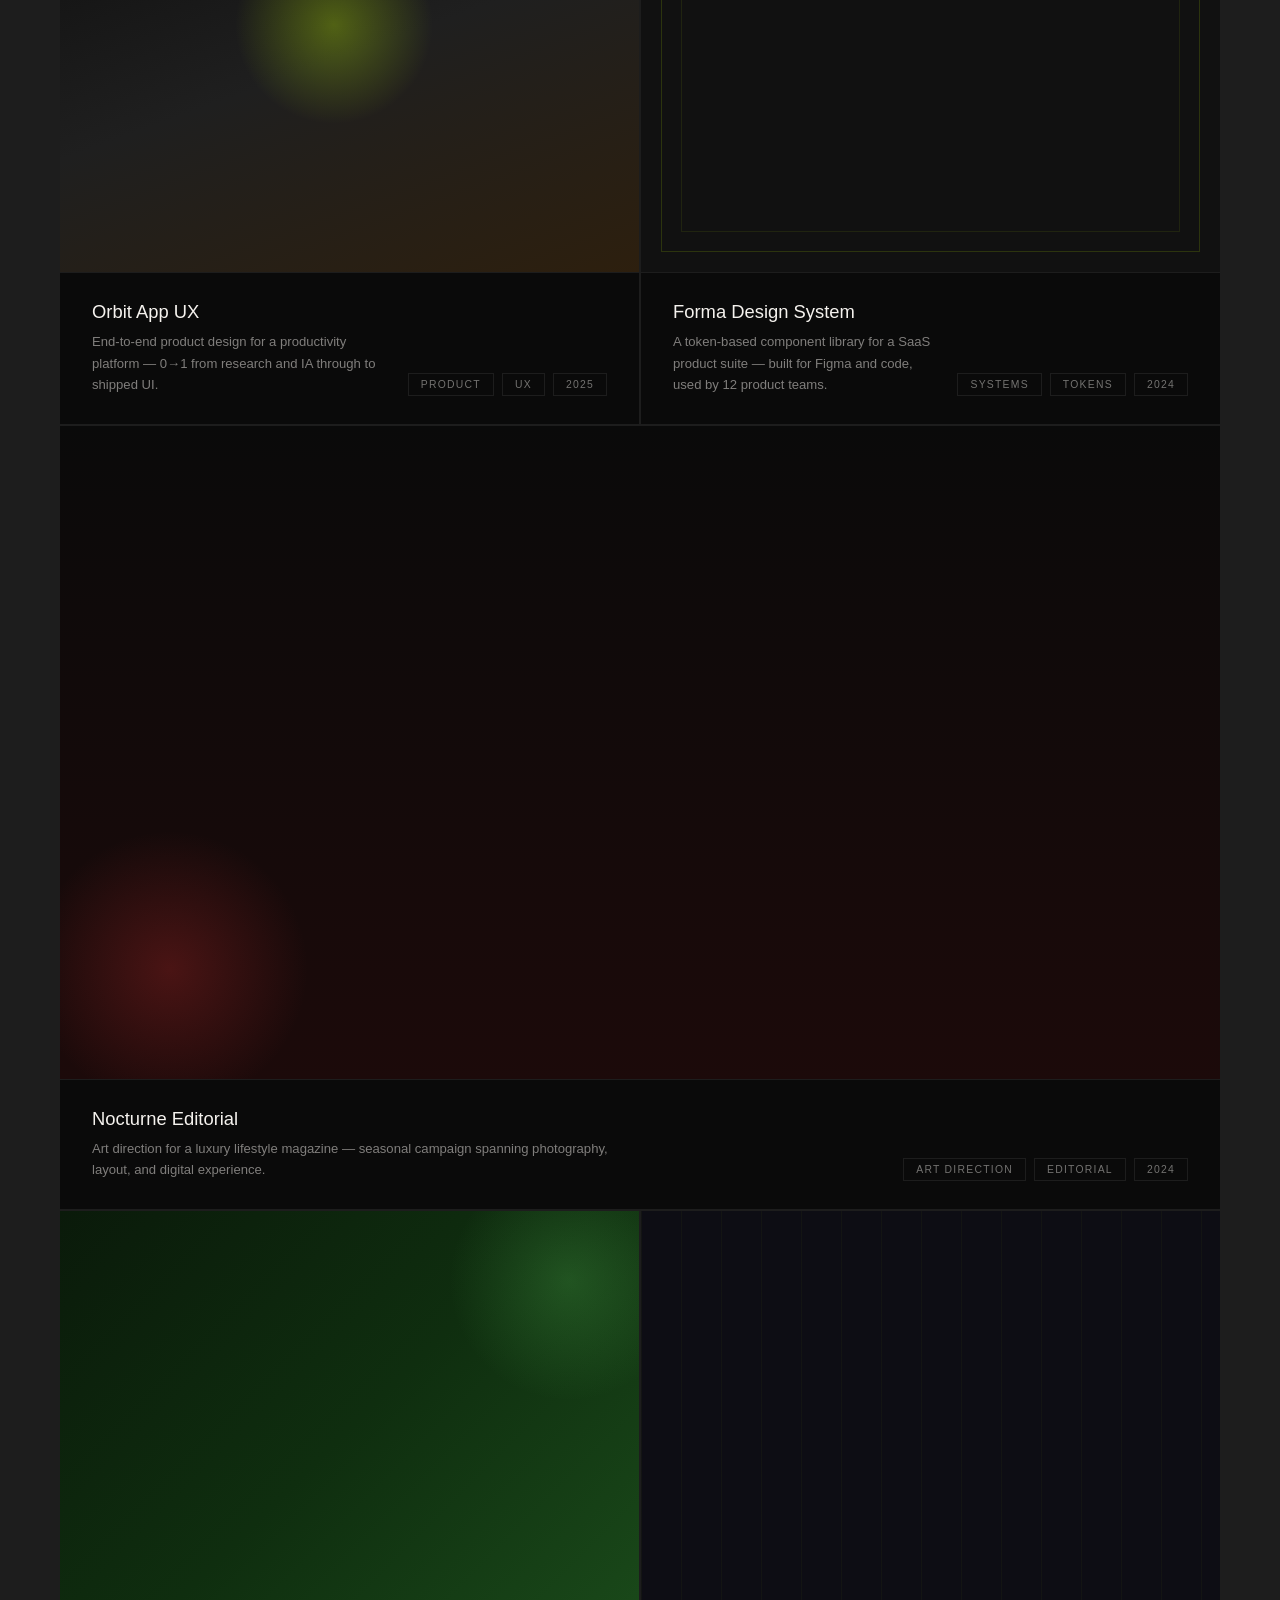
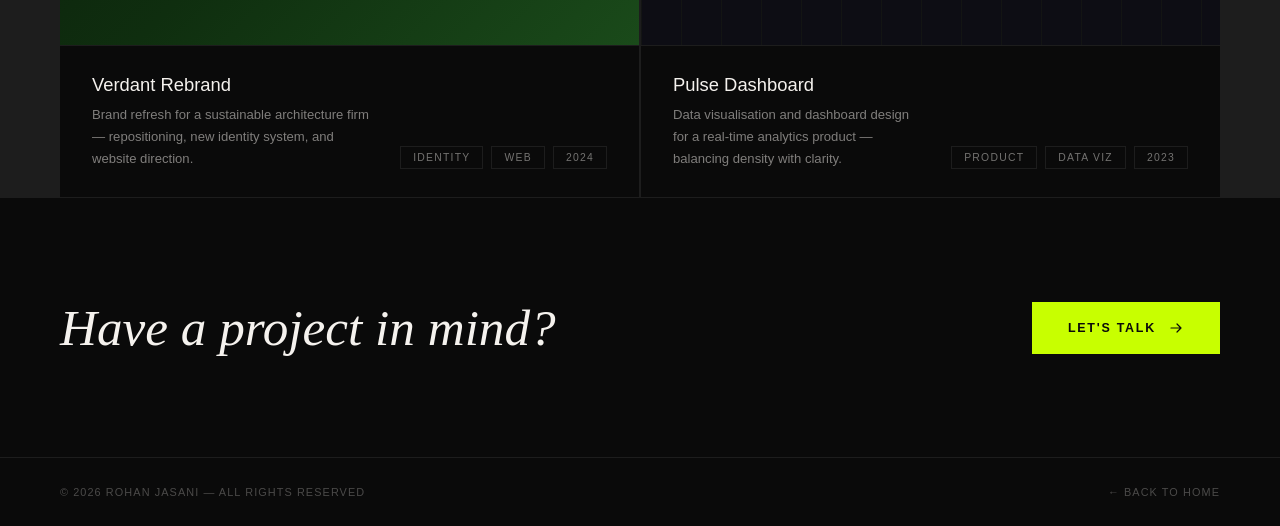
<file: pages/work.html>
<!DOCTYPE html>
<html lang="en">
<head>
  <meta charset="UTF-8" />
  <meta name="viewport" content="width=device-width, initial-scale=1.0" />
  <title>Work — Rohan Jasani</title>
  <link rel="stylesheet" href="../css/styles.css" />
</head>
<body>

  <div id="cursor"></div>
  <div id="cursor-ring"></div>

  <!-- Nav -->
  <nav>
    <a href="../index.html" class="nav-logo">Rohan</a>
    <ul class="nav-links">
      <li><a href="work.html" style="opacity:1;">Work</a></li>
      <li><a href="about.html">About</a></li>
      <li><a href="../index.html#services">Services</a></li>
      <li><a href="contact.html">Contact</a></li>
    </ul>
  </nav>

  <!-- Page Hero -->
  <header class="page-hero">
    <div class="page-hero-inner">
      <p class="hero-label">Selected Projects</p>
      <h1 class="page-hero-title">Work</h1>
    </div>
    <p class="page-hero-sub">A curated collection of brand, product, and direction projects — built with intention.</p>
  </header>

  <!-- Filter Bar -->
  <div class="filter-bar">
    <button class="filter-btn active" data-filter="all">All</button>
    <button class="filter-btn" data-filter="identity">Identity</button>
    <button class="filter-btn" data-filter="product">Product</button>
    <button class="filter-btn" data-filter="systems">Systems</button>
    <button class="filter-btn" data-filter="direction">Art Direction</button>
  </div>

  <!-- Projects -->
  <main class="work-main">

    <!-- Project 1 -->
    <article class="work-item fade-in" data-category="identity">
      <div class="work-item-visual">
        <div class="work-item-visual-inner visual-1"></div>
        <div class="work-item-overlay">
          <span class="work-item-cta">View Case Study →</span>
        </div>
      </div>
      <div class="work-item-meta">
        <div class="work-item-info">
          <h2 class="work-item-title">Axiom Brand System</h2>
          <p class="work-item-desc">Complete visual identity for a Series B fintech — logo, colour architecture, type system, and brand guidelines spanning 80+ pages.</p>
        </div>
        <div class="work-item-tags">
          <span class="tag">Identity</span>
          <span class="tag">Strategy</span>
          <span class="tag">2025</span>
        </div>
      </div>
    </article>

    <!-- Project 2 -->
    <article class="work-item work-item--half fade-in" data-category="product">
      <div class="work-item-visual">
        <div class="work-item-visual-inner visual-2"></div>
        <div class="work-item-overlay">
          <span class="work-item-cta">View Case Study →</span>
        </div>
      </div>
      <div class="work-item-meta">
        <div class="work-item-info">
          <h2 class="work-item-title">Orbit App UX</h2>
          <p class="work-item-desc">End-to-end product design for a productivity platform — 0→1 from research and IA through to shipped UI.</p>
        </div>
        <div class="work-item-tags">
          <span class="tag">Product</span>
          <span class="tag">UX</span>
          <span class="tag">2025</span>
        </div>
      </div>
    </article>

    <!-- Project 3 -->
    <article class="work-item work-item--half fade-in" data-category="systems">
      <div class="work-item-visual">
        <div class="work-item-visual-inner visual-3"></div>
        <div class="work-item-overlay">
          <span class="work-item-cta">View Case Study →</span>
        </div>
      </div>
      <div class="work-item-meta">
        <div class="work-item-info">
          <h2 class="work-item-title">Forma Design System</h2>
          <p class="work-item-desc">A token-based component library for a SaaS product suite — built for Figma and code, used by 12 product teams.</p>
        </div>
        <div class="work-item-tags">
          <span class="tag">Systems</span>
          <span class="tag">Tokens</span>
          <span class="tag">2024</span>
        </div>
      </div>
    </article>

    <!-- Project 4 -->
    <article class="work-item fade-in" data-category="direction">
      <div class="work-item-visual">
        <div class="work-item-visual-inner visual-4"></div>
        <div class="work-item-overlay">
          <span class="work-item-cta">View Case Study →</span>
        </div>
      </div>
      <div class="work-item-meta">
        <div class="work-item-info">
          <h2 class="work-item-title">Nocturne Editorial</h2>
          <p class="work-item-desc">Art direction for a luxury lifestyle magazine — seasonal campaign spanning photography, layout, and digital experience.</p>
        </div>
        <div class="work-item-tags">
          <span class="tag">Art Direction</span>
          <span class="tag">Editorial</span>
          <span class="tag">2024</span>
        </div>
      </div>
    </article>

    <!-- Project 5 -->
    <article class="work-item work-item--half fade-in" data-category="identity">
      <div class="work-item-visual">
        <div class="work-item-visual-inner visual-5"></div>
        <div class="work-item-overlay">
          <span class="work-item-cta">View Case Study →</span>
        </div>
      </div>
      <div class="work-item-meta">
        <div class="work-item-info">
          <h2 class="work-item-title">Verdant Rebrand</h2>
          <p class="work-item-desc">Brand refresh for a sustainable architecture firm — repositioning, new identity system, and website direction.</p>
        </div>
        <div class="work-item-tags">
          <span class="tag">Identity</span>
          <span class="tag">Web</span>
          <span class="tag">2024</span>
        </div>
      </div>
    </article>

    <!-- Project 6 -->
    <article class="work-item work-item--half fade-in" data-category="product">
      <div class="work-item-visual">
        <div class="work-item-visual-inner visual-6"></div>
        <div class="work-item-overlay">
          <span class="work-item-cta">View Case Study →</span>
        </div>
      </div>
      <div class="work-item-meta">
        <div class="work-item-info">
          <h2 class="work-item-title">Pulse Dashboard</h2>
          <p class="work-item-desc">Data visualisation and dashboard design for a real-time analytics product — balancing density with clarity.</p>
        </div>
        <div class="work-item-tags">
          <span class="tag">Product</span>
          <span class="tag">Data Viz</span>
          <span class="tag">2023</span>
        </div>
      </div>
    </article>

  </main>

  <!-- CTA -->
  <section class="page-cta-band fade-in">
    <p class="page-cta-label">Have a project in mind?</p>
    <a href="contact.html" class="page-cta-link">
      Let's talk
      <svg width="16" height="16" viewBox="0 0 16 16" fill="none">
        <path d="M3 8h10M9 4l4 4-4 4" stroke="currentColor" stroke-width="1.2" stroke-linecap="round" stroke-linejoin="round"/>
      </svg>
    </a>
  </section>

  <!-- Footer -->
  <footer>
    <span class="footer-copy">© 2026 Rohan Jasani — All rights reserved</span>
    <a href="../index.html" class="footer-back">← Back to Home</a>
  </footer>

  <script src="../js/main.js"></script>
  <script>
    // Filter logic
    const btns = document.querySelectorAll('.filter-btn');
    const items = document.querySelectorAll('.work-item');
    btns.forEach(btn => {
      btn.addEventListener('click', () => {
        btns.forEach(b => b.classList.remove('active'));
        btn.classList.add('active');
        const f = btn.dataset.filter;
        items.forEach(item => {
          const show = f === 'all' || item.dataset.category === f;
          item.style.opacity = show ? '1' : '0.2';
          item.style.pointerEvents = show ? 'auto' : 'none';
        });
      });
    });
  </script>
</body>
</html>
</file>
<file: css/styles.css>
*, *::before, *::after { box-sizing: border-box; margin: 0; padding: 0; }

:root {
  --black: #0a0a0a;
  --white: #f5f2ee;
  --accent: #c8ff00;
  --muted: #5a5a5a;
  --border: rgba(255,255,255,0.08);
  --font-display: 'Georgia', serif;
  --font-body: 'Helvetica Neue', Helvetica, Arial, sans-serif;
}

html { scroll-behavior: smooth; }

body {
  background: var(--black);
  color: var(--white);
  font-family: var(--font-body);
  overflow-x: hidden;
  cursor: none;
}

/* ── Noise overlay ── */
body::before {
  content: '';
  position: fixed;
  inset: 0;
  background-image: url("data:image/svg+xml,%3Csvg viewBox='0 0 200 200' xmlns='http://www.w3.org/2000/svg'%3E%3Cfilter id='n'%3E%3CfeTurbulence type='fractalNoise' baseFrequency='0.9' numOctaves='4' stitchTiles='stitch'/%3E%3C/filter%3E%3Crect width='100%25' height='100%25' filter='url(%23n)' opacity='1'/%3E%3C/svg%3E");
  opacity: 0.028;
  pointer-events: none;
  z-index: 9997;
}

/* ── Custom cursor ── */
#cursor {
  position: fixed;
  width: 12px;
  height: 12px;
  background: var(--accent);
  border-radius: 50%;
  pointer-events: none;
  transform: translate(-50%, -50%);
  transition: transform 0.1s ease, width 0.25s ease, height 0.25s ease, background 0.25s ease;
  z-index: 9999;
  mix-blend-mode: difference;
}

#cursor-ring {
  position: fixed;
  width: 40px;
  height: 40px;
  border: 1px solid rgba(200,255,0,0.4);
  border-radius: 50%;
  pointer-events: none;
  transform: translate(-50%, -50%);
  transition: transform 0.18s ease, width 0.3s ease, height 0.3s ease, opacity 0.3s ease;
  z-index: 9998;
}

body:hover #cursor-ring { opacity: 1; }

/* ── Nav ── */
nav {
  position: fixed;
  top: 0;
  left: 0;
  right: 0;
  display: flex;
  justify-content: space-between;
  align-items: center;
  padding: 28px 60px;
  z-index: 100;
  mix-blend-mode: difference;
}

.nav-logo {
  font-size: 1.1rem;
  font-weight: 700;
  letter-spacing: 0.08em;
  color: var(--white);
  text-decoration: none;
  text-transform: uppercase;
}

.nav-links {
  display: flex;
  gap: 40px;
  list-style: none;
}

.nav-links a {
  color: var(--white);
  text-decoration: none;
  font-size: 0.78rem;
  letter-spacing: 0.14em;
  text-transform: uppercase;
  opacity: 0.7;
  transition: opacity 0.2s;
}

.nav-links a:hover { opacity: 1; }

/* ── Hero ── */
#hero {
  min-height: 100vh;
  display: grid;
  grid-template-rows: 1fr auto;
  padding: 0 60px 60px;
}

.hero-content {
  display: flex;
  flex-direction: column;
  justify-content: flex-end;
  padding-bottom: 40px;
}

.hero-label {
  font-size: 0.72rem;
  letter-spacing: 0.22em;
  text-transform: uppercase;
  color: var(--accent);
  margin-bottom: 24px;
}

.hero-title {
  font-family: var(--font-display);
  font-size: clamp(4.5rem, 11vw, 12rem);
  font-weight: 400;
  line-height: 0.92;
  letter-spacing: -0.02em;
}

.hero-title em {
  font-style: italic;
  color: var(--accent);
}

.hero-footer {
  display: flex;
  justify-content: space-between;
  align-items: flex-end;
  border-top: 1px solid var(--border);
  padding-top: 28px;
}

.hero-desc {
  max-width: 340px;
  font-size: 0.9rem;
  line-height: 1.7;
  color: rgba(245,242,238,0.55);
}

.hero-cta {
  display: inline-flex;
  align-items: center;
  gap: 12px;
  color: var(--white);
  text-decoration: none;
  font-size: 0.78rem;
  letter-spacing: 0.14em;
  text-transform: uppercase;
  border: 1px solid rgba(255,255,255,0.25);
  padding: 14px 28px;
  transition: background 0.25s, color 0.25s, border-color 0.25s;
}

.hero-cta:hover {
  background: var(--accent);
  color: var(--black);
  border-color: var(--accent);
}

.hero-cta svg { transition: transform 0.25s; }
.hero-cta:hover svg { transform: translateX(4px); }

/* ── Marquee ── */
.marquee-wrap {
  overflow: hidden;
  border-top: 1px solid var(--border);
  border-bottom: 1px solid var(--border);
  padding: 18px 0;
  background: var(--black);
}

.marquee-track {
  display: flex;
  gap: 60px;
  white-space: nowrap;
  animation: marquee 22s linear infinite;
}

.marquee-track span {
  font-size: 0.72rem;
  letter-spacing: 0.2em;
  text-transform: uppercase;
  color: rgba(245,242,238,0.35);
  flex-shrink: 0;
}

.marquee-track span.dot {
  color: var(--accent);
  font-size: 1rem;
}

@keyframes marquee {
  from { transform: translateX(0); }
  to   { transform: translateX(-50%); }
}

/* ── Work ── */
#work {
  padding: 120px 60px;
}

.section-header {
  display: flex;
  justify-content: space-between;
  align-items: baseline;
  margin-bottom: 64px;
}

.section-number {
  font-size: 0.68rem;
  letter-spacing: 0.18em;
  text-transform: uppercase;
  color: var(--accent);
}

.section-title {
  font-family: var(--font-display);
  font-size: clamp(2.2rem, 5vw, 4rem);
  font-weight: 400;
  font-style: italic;
  line-height: 1;
}

.section-link {
  font-size: 0.72rem;
  letter-spacing: 0.14em;
  text-transform: uppercase;
  color: var(--white);
  text-decoration: none;
  opacity: 0.5;
  transition: opacity 0.2s;
}

.section-link:hover { opacity: 1; }

.projects-grid {
  display: grid;
  grid-template-columns: repeat(12, 1fr);
  gap: 24px;
}

.project-card {
  position: relative;
  overflow: hidden;
  background: #111;
  cursor: none;
}

.project-card:nth-child(1) { grid-column: span 7; }
.project-card:nth-child(2) { grid-column: span 5; }
.project-card:nth-child(3) { grid-column: span 5; }
.project-card:nth-child(4) { grid-column: span 7; }

.card-visual {
  width: 100%;
  aspect-ratio: 4/3;
  position: relative;
  overflow: hidden;
}

.card-visual-inner {
  position: absolute;
  inset: 0;
  transition: transform 0.7s cubic-bezier(0.25,0.46,0.45,0.94);
}

.project-card:hover .card-visual-inner { transform: scale(1.06); }

/* Placeholder visuals using CSS art */
.visual-1 { background: linear-gradient(135deg, #1a1a2e 0%, #16213e 40%, #0f3460 70%, #533483 100%); }

.visual-2 { background: linear-gradient(160deg, #0d0d0d 0%, #1f1f1f 50%, #2d1f0e 100%); }
.visual-2::after {
  content: '';
  position: absolute;
  width: 200px;
  height: 200px;
  border-radius: 50%;
  background: radial-gradient(circle, rgba(200,255,0,0.3) 0%, transparent 70%);
  top: 20%;
  left: 30%;
}

.visual-3 {
  background: #111;
  display: flex;
  align-items: center;
  justify-content: center;
}
.visual-3::before {
  content: '';
  position: absolute;
  inset: 20px;
  border: 1px solid rgba(200,255,0,0.15);
  animation: rotate 20s linear infinite;
}
.visual-3::after {
  content: '';
  position: absolute;
  inset: 40px;
  border: 1px solid rgba(200,255,0,0.08);
  animation: rotate 14s linear infinite reverse;
}

.visual-4 {
  background: linear-gradient(180deg, #0a0a0a 0%, #1c0a0a 100%);
  overflow: hidden;
}
.visual-4::before {
  content: '';
  position: absolute;
  bottom: -40px;
  left: -40px;
  width: 300px;
  height: 300px;
  border-radius: 50%;
  background: radial-gradient(circle, rgba(220,50,50,0.25) 0%, transparent 65%);
}

@keyframes rotate { to { transform: rotate(360deg); } }

.card-meta {
  padding: 20px 24px;
  display: flex;
  justify-content: space-between;
  align-items: center;
  border-top: 1px solid var(--border);
}

.card-title { font-size: 0.9rem; font-weight: 500; }
.card-tags { font-size: 0.68rem; letter-spacing: 0.12em; text-transform: uppercase; color: var(--muted); }

.card-hover-overlay {
  position: absolute;
  inset: 0;
  background: rgba(200,255,0,0.06);
  opacity: 0;
  transition: opacity 0.4s;
  pointer-events: none;
}

.project-card:hover .card-hover-overlay { opacity: 1; }

/* ── About ── */
#about {
  padding: 120px 60px;
  border-top: 1px solid var(--border);
  display: grid;
  grid-template-columns: 1fr 1fr;
  gap: 80px;
  align-items: center;
}

.about-portrait {
  position: relative;
  aspect-ratio: 3/4;
  background: #111;
  overflow: hidden;
}

.portrait-bg {
  position: absolute;
  inset: 0;
  background: linear-gradient(160deg, #111 0%, #1e1e1e 60%, #2a1f0f 100%);
}

.portrait-initials {
  position: absolute;
  inset: 0;
  display: flex;
  align-items: center;
  justify-content: center;
  font-family: var(--font-display);
  font-size: 10rem;
  font-weight: 400;
  font-style: italic;
  color: rgba(200,255,0,0.12);
  letter-spacing: -0.05em;
  user-select: none;
}

.portrait-label {
  position: absolute;
  bottom: 24px;
  left: 24px;
  font-size: 0.65rem;
  letter-spacing: 0.2em;
  text-transform: uppercase;
  color: rgba(245,242,238,0.85);
  z-index: 1;
}

.about-eyebrow {
  font-size: 0.68rem;
  letter-spacing: 0.22em;
  text-transform: uppercase;
  color: var(--accent);
  margin-bottom: 28px;
}

.about-heading {
  font-family: var(--font-display);
  font-size: clamp(2rem, 4vw, 3.2rem);
  font-weight: 400;
  line-height: 1.15;
  margin-bottom: 32px;
}

.about-heading em { font-style: italic; color: var(--accent); }

.about-body {
  font-size: 0.95rem;
  line-height: 1.8;
  color: rgba(245,242,238,0.6);
  margin-bottom: 40px;
}

.skills-grid {
  display: grid;
  grid-template-columns: 1fr 1fr;
  gap: 12px;
  margin-bottom: 48px;
}

.skill-item {
  display: flex;
  align-items: center;
  gap: 10px;
  font-size: 0.78rem;
  letter-spacing: 0.08em;
  text-transform: uppercase;
  color: rgba(245,242,238,0.55);
}

.skill-item::before {
  content: '';
  width: 18px;
  height: 1px;
  background: var(--accent);
  flex-shrink: 0;
}

.about-cta {
  display: inline-flex;
  align-items: center;
  gap: 12px;
  color: var(--black);
  background: var(--accent);
  text-decoration: none;
  font-size: 0.78rem;
  letter-spacing: 0.14em;
  text-transform: uppercase;
  padding: 16px 32px;
  font-weight: 600;
  transition: opacity 0.2s;
}

.about-cta:hover { opacity: 0.85; }

/* ── Services ── */
#services {
  padding: 120px 60px;
  border-top: 1px solid var(--border);
}

.services-list {
  margin-top: 64px;
}

.service-row {
  display: grid;
  grid-template-columns: 60px 1fr auto;
  align-items: center;
  gap: 40px;
  padding: 36px 0;
  border-bottom: 1px solid var(--border);
  transition: padding-left 0.3s;
}

.service-row:first-child { border-top: 1px solid var(--border); }
.service-row:hover { padding-left: 20px; }

.service-num {
  font-size: 0.65rem;
  letter-spacing: 0.18em;
  color: var(--accent);
}

.service-name {
  font-family: var(--font-display);
  font-size: clamp(1.4rem, 3vw, 2.4rem);
  font-weight: 400;
  font-style: italic;
}

.service-desc {
  max-width: 300px;
  font-size: 0.8rem;
  line-height: 1.65;
  color: rgba(245,242,238,0.45);
  text-align: right;
}

/* ── Stats ── */
#stats {
  padding: 80px 60px;
  border-top: 1px solid var(--border);
  display: grid;
  grid-template-columns: repeat(4, 1fr);
  gap: 1px;
  background: var(--border);
}

.stat-cell {
  background: var(--black);
  padding: 48px 40px;
}

.stat-number {
  font-family: var(--font-display);
  font-size: clamp(3rem, 5vw, 5rem);
  font-weight: 400;
  font-style: italic;
  color: var(--accent);
  line-height: 1;
  margin-bottom: 12px;
}

.stat-label {
  font-size: 0.72rem;
  letter-spacing: 0.16em;
  text-transform: uppercase;
  color: rgba(245,242,238,0.4);
}

/* ── Contact ── */
#contact {
  padding: 140px 60px;
  border-top: 1px solid var(--border);
  text-align: center;
}

.contact-eyebrow {
  font-size: 0.68rem;
  letter-spacing: 0.22em;
  text-transform: uppercase;
  color: var(--accent);
  margin-bottom: 28px;
}

.contact-heading {
  font-family: var(--font-display);
  font-size: clamp(3rem, 8vw, 8rem);
  font-weight: 400;
  font-style: italic;
  line-height: 0.95;
  margin-bottom: 48px;
}

.contact-links {
  display: flex;
  justify-content: center;
  gap: 40px;
  flex-wrap: wrap;
}

.contact-link {
  color: var(--white);
  text-decoration: none;
  font-size: 0.8rem;
  letter-spacing: 0.16em;
  text-transform: uppercase;
  padding-bottom: 4px;
  border-bottom: 1px solid rgba(245,242,238,0.25);
  transition: border-color 0.2s, color 0.2s;
}

.contact-link:hover { border-color: var(--accent); color: var(--accent); }

/* ── Footer ── */
footer {
  padding: 28px 60px;
  border-top: 1px solid var(--border);
  display: flex;
  justify-content: space-between;
  align-items: center;
}

.footer-copy {
  font-size: 0.68rem;
  letter-spacing: 0.1em;
  color: rgba(245,242,238,0.28);
  text-transform: uppercase;
}

.footer-back {
  font-size: 0.68rem;
  letter-spacing: 0.1em;
  text-transform: uppercase;
  color: rgba(245,242,238,0.28);
  text-decoration: none;
  transition: color 0.2s;
}

.footer-back:hover { color: var(--accent); }

/* ── Page transitions ── */
.fade-in {
  opacity: 0;
  transform: translateY(24px);
  transition: opacity 0.7s ease, transform 0.7s ease;
}

.fade-in.visible {
  opacity: 1;
  transform: translateY(0);
}

/* ── Responsive ── */
@media (max-width: 768px) {
  nav { padding: 22px 24px; }
  .nav-links { gap: 20px; }
  #hero { padding: 0 24px 40px; }
  #work, #about, #services, #contact { padding: 80px 24px; }
  #stats { grid-template-columns: repeat(2, 1fr); padding: 0; }
  footer { padding: 24px; }
  .projects-grid { grid-template-columns: 1fr; }
  .project-card:nth-child(n) { grid-column: span 1; }
  #about { grid-template-columns: 1fr; gap: 48px; }
  .service-row { grid-template-columns: 40px 1fr; }
  .service-desc { display: none; }
  .hero-footer { flex-direction: column; gap: 24px; align-items: flex-start; }
}

/* ============================================================
   pages.css — styles for work.html, about.html, contact.html
   ============================================================ */

/* ── Page Hero ── */
.page-hero {
  min-height: 55vh;
  display: grid;
  grid-template-rows: 1fr auto;
  padding: 140px 60px 60px;
  border-bottom: 1px solid var(--border);
}

.page-hero-inner {
  display: flex;
  flex-direction: column;
  justify-content: flex-end;
  padding-bottom: 32px;
}

.page-hero-title {
  font-family: var(--font-display);
  font-size: clamp(5rem, 14vw, 16rem);
  font-weight: 400;
  font-style: italic;
  line-height: 0.88;
  letter-spacing: -0.03em;
}

.page-hero-sub {
  max-width: 480px;
  font-size: 0.9rem;
  line-height: 1.75;
  color: rgba(245,242,238,0.5);
  padding-top: 28px;
  border-top: 1px solid var(--border);
}

/* ── CTA Band ── */
.page-cta-band {
  padding: 100px 60px;
  border-top: 1px solid var(--border);
  display: flex;
  justify-content: space-between;
  align-items: center;
}

.page-cta-label {
  font-family: var(--font-display);
  font-size: clamp(1.6rem, 4vw, 3.5rem);
  font-weight: 400;
  font-style: italic;
}

.page-cta-link {
  display: inline-flex;
  align-items: center;
  gap: 12px;
  color: var(--black);
  background: var(--accent);
  text-decoration: none;
  font-size: 0.78rem;
  letter-spacing: 0.14em;
  text-transform: uppercase;
  padding: 18px 36px;
  font-weight: 600;
  white-space: nowrap;
  transition: opacity 0.2s;
}

.page-cta-link:hover { opacity: 0.85; }
.page-cta-link svg { transition: transform 0.25s; }
.page-cta-link:hover svg { transform: translateX(4px); }

/* ══════════════════════════════════════
   WORK PAGE
══════════════════════════════════════ */

/* ── Filter Bar ── */
.filter-bar {
  display: flex;
  gap: 8px;
  padding: 28px 60px;
  border-bottom: 1px solid var(--border);
  flex-wrap: wrap;
}

.filter-btn {
  background: transparent;
  border: 1px solid var(--border);
  color: rgba(245,242,238,0.5);
  font-size: 0.7rem;
  letter-spacing: 0.14em;
  text-transform: uppercase;
  padding: 8px 20px;
  cursor: none;
  transition: background 0.2s, color 0.2s, border-color 0.2s;
  font-family: var(--font-body);
}

.filter-btn:hover,
.filter-btn.active {
  background: var(--accent);
  color: var(--black);
  border-color: var(--accent);
}

/* ── Work Grid ── */
.work-main {
  padding: 60px 60px 0;
  display: grid;
  grid-template-columns: 1fr 1fr;
  gap: 2px;
  background: var(--border);
}

.work-item {
  grid-column: span 2;
  background: var(--black);
  transition: opacity 0.4s, pointer-events 0.4s;
  cursor: none;
}

.work-item--half { grid-column: span 1; }

.work-item-visual {
  position: relative;
  width: 100%;
  aspect-ratio: 16/9;
  overflow: hidden;
}

.work-item--half .work-item-visual { aspect-ratio: 4/3; }

.work-item-visual-inner {
  position: absolute;
  inset: 0;
  transition: transform 0.7s cubic-bezier(0.25,0.46,0.45,0.94);
}

.work-item:hover .work-item-visual-inner { transform: scale(1.05); }

.work-item-overlay {
  position: absolute;
  inset: 0;
  background: rgba(10,10,10,0.55);
  display: flex;
  align-items: flex-end;
  padding: 32px;
  opacity: 0;
  transition: opacity 0.35s;
}

.work-item:hover .work-item-overlay { opacity: 1; }

.work-item-cta {
  font-size: 0.78rem;
  letter-spacing: 0.14em;
  text-transform: uppercase;
  color: var(--accent);
}

.work-item-meta {
  padding: 28px 32px;
  display: flex;
  justify-content: space-between;
  align-items: flex-end;
  gap: 24px;
  border-top: 1px solid var(--border);
}

.work-item-title {
  font-size: 1.15rem;
  font-weight: 500;
  margin-bottom: 8px;
}

.work-item-desc {
  font-size: 0.82rem;
  line-height: 1.65;
  color: rgba(245,242,238,0.5);
  max-width: 520px;
}

.work-item-tags {
  display: flex;
  gap: 8px;
  flex-wrap: wrap;
  justify-content: flex-end;
  flex-shrink: 0;
}

.tag {
  font-size: 0.65rem;
  letter-spacing: 0.12em;
  text-transform: uppercase;
  padding: 5px 12px;
  border: 1px solid var(--border);
  color: rgba(245,242,238,0.45);
  white-space: nowrap;
}

/* Extra project visuals */
.visual-5 {
  background: linear-gradient(135deg, #0a1a0a 0%, #0f2e0f 50%, #1a4a1a 100%);
}
.visual-5::after {
  content: '';
  position: absolute;
  top: -60px;
  right: -60px;
  width: 260px;
  height: 260px;
  border-radius: 50%;
  background: radial-gradient(circle, rgba(100,220,100,0.2) 0%, transparent 65%);
}

.visual-6 {
  background: #0d0d14;
  display: grid;
  grid-template-columns: repeat(6, 1fr);
  gap: 3px;
  padding: 20px;
  align-content: center;
}
.visual-6::before {
  content: '';
  position: absolute;
  inset: 0;
  background: repeating-linear-gradient(
    90deg,
    rgba(200,255,0,0.03) 0px,
    rgba(200,255,0,0.03) 1px,
    transparent 1px,
    transparent 40px
  );
}

/* ══════════════════════════════════════
   ABOUT PAGE
══════════════════════════════════════ */

.page-hero--about {
  min-height: 45vh;
}

/* Intro split */
.about-intro {
  display: grid;
  grid-template-columns: 1fr 1.4fr;
  gap: 80px;
  padding: 100px 60px;
  border-bottom: 1px solid var(--border);
  align-items: center;
}

.about-intro-portrait {
  position: relative;
  aspect-ratio: 3/4;
  background: #111;
  overflow: hidden;
  border: 1px solid rgba(255,255,255,0.12);
}

.portrait-photo {
  width: 100%;
  height: 100%;
  object-fit: cover;
  object-position: center 25%;
  filter: saturate(0.94) contrast(1.04);
  transform: scale(1.02);
}

.about-intro-portrait::before {
  content: '';
  position: absolute;
  inset: 0;
  background: linear-gradient(180deg, rgba(10,10,10,0) 58%, rgba(10,10,10,0.72) 100%);
  pointer-events: none;
}

.about-intro-portrait::after {
  content: '';
  position: absolute;
  inset: 0;
  border: 1px solid rgba(200,255,0,0.18);
  transform: translate(10px, 10px);
  pointer-events: none;
}

.about-large-heading {
  font-family: var(--font-display);
  font-size: clamp(2.2rem, 4.5vw, 4rem);
  font-weight: 400;
  line-height: 1.1;
  margin-bottom: 32px;
}

.about-large-heading em {
  font-style: italic;
  color: var(--accent);
}

.about-body {
  font-size: 0.95rem;
  line-height: 1.85;
  color: rgba(245,242,238,0.6);
  margin-bottom: 20px;
}

/* Philosophy */
.about-philosophy {
  padding: 100px 60px;
  border-bottom: 1px solid var(--border);
}

.about-philosophy .section-number {
  margin-bottom: 56px;
}

.philosophy-grid {
  display: grid;
  grid-template-columns: repeat(4, 1fr);
  gap: 1px;
  background: var(--border);
}

.philosophy-item {
  background: var(--black);
  padding: 40px 32px;
}

.philosophy-num {
  display: block;
  font-size: 0.65rem;
  letter-spacing: 0.2em;
  color: var(--accent);
  margin-bottom: 20px;
}

.philosophy-title {
  font-family: var(--font-display);
  font-size: 1.2rem;
  font-weight: 400;
  font-style: italic;
  margin-bottom: 16px;
  line-height: 1.2;
}

.philosophy-body {
  font-size: 0.82rem;
  line-height: 1.75;
  color: rgba(245,242,238,0.5);
}

/* Skills */
.about-skills-section {
  padding: 100px 60px;
  border-bottom: 1px solid var(--border);
}

.about-skills-section .section-number {
  margin-bottom: 56px;
}

.about-skills-cols {
  display: grid;
  grid-template-columns: repeat(3, 1fr);
  gap: 60px;
}

.about-skills-heading {
  font-size: 0.7rem;
  letter-spacing: 0.18em;
  text-transform: uppercase;
  color: var(--accent);
  margin-bottom: 24px;
}

.about-skills-list {
  list-style: none;
  display: flex;
  flex-direction: column;
  gap: 14px;
}

.about-skills-list li {
  font-size: 0.9rem;
  color: rgba(245,242,238,0.65);
  padding-bottom: 14px;
  border-bottom: 1px solid var(--border);
}

/* Experience */
.about-exp-section {
  padding: 100px 60px;
  border-bottom: 1px solid var(--border);
}

.about-exp-section .section-number {
  margin-bottom: 56px;
}

.exp-list {
  display: flex;
  flex-direction: column;
  gap: 1px;
  background: var(--border);
}

.exp-row {
  display: grid;
  grid-template-columns: 220px 1fr;
  gap: 60px;
  background: var(--black);
  padding: 44px 0;
  align-items: start;
  transition: padding-left 0.3s;
}

.exp-row:hover { padding-left: 20px; }

.exp-period {
  font-size: 0.72rem;
  letter-spacing: 0.1em;
  color: rgba(245,242,238,0.35);
  text-transform: uppercase;
  padding-top: 4px;
}

.exp-title {
  font-size: 1.1rem;
  font-weight: 500;
  margin-bottom: 4px;
}

.exp-company {
  font-size: 0.78rem;
  color: var(--accent);
  letter-spacing: 0.06em;
  margin-bottom: 14px;
}

.exp-desc {
  font-size: 0.85rem;
  line-height: 1.75;
  color: rgba(245,242,238,0.5);
  max-width: 560px;
}

/* ══════════════════════════════════════
   CONTACT PAGE
══════════════════════════════════════ */

.contact-main {
  display: grid;
  grid-template-columns: 1fr 1.6fr;
  gap: 2px;
  background: var(--border);
  padding: 0 0 2px;
  margin: 0 60px;
  margin-bottom: 0;
}

.contact-info {
  background: var(--black);
  padding: 80px 60px 80px 0;
  display: flex;
  flex-direction: column;
  gap: 52px;
}

.contact-info-label {
  font-size: 0.65rem;
  letter-spacing: 0.22em;
  text-transform: uppercase;
  color: var(--accent);
  margin-bottom: 14px;
}

.contact-info-value {
  display: block;
  font-size: 0.9rem;
  color: rgba(245,242,238,0.7);
  text-decoration: none;
  margin-bottom: 6px;
  transition: color 0.2s;
}

a.contact-info-value:hover { color: var(--white); }

.contact-available {
  display: flex;
  align-items: center;
  gap: 10px;
  color: rgba(245,242,238,0.7);
}

.availability-dot {
  width: 8px;
  height: 8px;
  border-radius: 50%;
  background: var(--accent);
  flex-shrink: 0;
  box-shadow: 0 0 0 0 rgba(200,255,0,0.4);
  animation: pulse 2.4s infinite;
}

@keyframes pulse {
  0%   { box-shadow: 0 0 0 0 rgba(200,255,0,0.4); }
  70%  { box-shadow: 0 0 0 10px rgba(200,255,0,0); }
  100% { box-shadow: 0 0 0 0 rgba(200,255,0,0); }
}

/* Form */
.contact-form {
  background: var(--black);
  padding: 80px 0 80px 60px;
  display: flex;
  flex-direction: column;
  gap: 28px;
}

.form-row {
  display: grid;
  grid-template-columns: 1fr 1fr;
  gap: 20px;
}

.form-group {
  display: flex;
  flex-direction: column;
  gap: 10px;
}

.form-label {
  font-size: 0.65rem;
  letter-spacing: 0.18em;
  text-transform: uppercase;
  color: rgba(245,242,238,0.45);
}

.form-input {
  background: transparent;
  border: 1px solid var(--border);
  color: var(--white);
  font-family: var(--font-body);
  font-size: 0.9rem;
  padding: 14px 18px;
  outline: none;
  transition: border-color 0.25s;
  -webkit-appearance: none;
  appearance: none;
  border-radius: 0;
}

.form-input::placeholder { color: rgba(245,242,238,0.2); }
.form-input:focus { border-color: rgba(200,255,0,0.5); }

.form-select {
  cursor: none;
  background-image: url("data:image/svg+xml,%3Csvg xmlns='http://www.w3.org/2000/svg' width='12' height='8' viewBox='0 0 12 8' fill='none'%3E%3Cpath d='M1 1l5 5 5-5' stroke='rgba(245,242,238,0.4)' stroke-width='1.5' stroke-linecap='round'/%3E%3C/svg%3E");
  background-repeat: no-repeat;
  background-position: right 18px center;
  padding-right: 44px;
}

.form-select option {
  background: #1a1a1a;
  color: var(--white);
}

.form-textarea {
  resize: vertical;
  min-height: 160px;
}

.form-submit {
  display: inline-flex;
  align-items: center;
  gap: 12px;
  align-self: flex-start;
  background: var(--accent);
  color: var(--black);
  border: none;
  font-family: var(--font-body);
  font-size: 0.78rem;
  font-weight: 700;
  letter-spacing: 0.14em;
  text-transform: uppercase;
  padding: 18px 36px;
  cursor: none;
  transition: opacity 0.2s;
}

.form-submit:hover { opacity: 0.85; }
.form-submit svg { transition: transform 0.25s; }
.form-submit:hover svg { transform: translateX(4px); }

.form-note {
  font-size: 0.8rem;
  color: var(--accent);
  letter-spacing: 0.06em;
}

/* ── Responsive: pages ── */
@media (max-width: 768px) {
  .page-hero { padding: 120px 24px 40px; }
  .filter-bar { padding: 20px 24px; }
  .work-main { padding: 0; grid-template-columns: 1fr; }
  .work-item, .work-item--half { grid-column: span 1; }
  .work-item-meta { flex-direction: column; align-items: flex-start; }
  .about-intro { grid-template-columns: 1fr; padding: 60px 24px; }
  .about-intro-portrait { max-height: 380px; }
  .about-intro-portrait::after { transform: translate(6px, 6px); }
  .philosophy-grid { grid-template-columns: 1fr; }
  .about-skills-cols { grid-template-columns: 1fr; gap: 40px; }
  .about-philosophy, .about-skills-section, .about-exp-section { padding: 60px 24px; }
  .exp-row { grid-template-columns: 1fr; gap: 12px; }
  .contact-main { grid-template-columns: 1fr; margin: 0; }
  .contact-info { padding: 48px 24px; }
  .contact-form { padding: 48px 24px; }
  .form-row { grid-template-columns: 1fr; }
  .page-cta-band { flex-direction: column; gap: 28px; align-items: flex-start; padding: 60px 24px; }
}

/* ── Weather Widget ── */
#hero { position: relative; }

#weather-widget {
  position: absolute;
  top: 100px;
  right: 60px;
  width: min(420px, calc(100vw - 120px));
  background: rgba(255,255,255,0.03);
  border: 1px solid rgba(255,255,255,0.1);
  backdrop-filter: blur(12px);
  -webkit-backdrop-filter: blur(12px);
  padding: 24px 26px;
  z-index: 10;
  transition: opacity 0.4s, transform 0.4s;
}

#weather-widget.loading {
  opacity: 0.4;
}

.weather-top {
  display: flex;
  align-items: flex-start;
  justify-content: space-between;
  margin-bottom: 14px;
}

.weather-emoji {
  font-size: 2.2rem;
  line-height: 1;
}

.weather-temp {
  font-family: 'Georgia', serif;
  font-size: 2.4rem;
  font-weight: 400;
  font-style: italic;
  color: #c8ff00;
  line-height: 1;
  letter-spacing: -0.02em;
}

.weather-condition {
  font-size: 0.7rem;
  letter-spacing: 0.14em;
  text-transform: uppercase;
  color: rgba(245,242,238,0.55);
  margin-bottom: 18px;
}

.weather-divider {
  height: 1px;
  background: rgba(255,255,255,0.07);
  margin-bottom: 14px;
}

.weather-footer {
  display: flex;
  justify-content: space-between;
  align-items: center;
}

.weather-location {
  font-size: 0.65rem;
  letter-spacing: 0.1em;
  text-transform: uppercase;
  color: rgba(245,242,238,0.35);
  white-space: nowrap;
  overflow: hidden;
  text-overflow: ellipsis;
  max-width: 230px;
}

.weather-time {
  font-size: 0.65rem;
  letter-spacing: 0.08em;
  color: rgba(245,242,238,0.25);
  white-space: nowrap;
}

.weather-error {
  font-size: 0.72rem;
  color: rgba(245,242,238,0.3);
  letter-spacing: 0.06em;
  line-height: 1.5;
}

.weather-city {
  margin-top: 6px;
  font-size: 0.64rem;
  letter-spacing: 0.1em;
  text-transform: uppercase;
  color: rgba(245,242,238,0.3);
  min-height: 1.2em;
}

.weather-divider.tight {
  margin-top: 14px;
  margin-bottom: 14px;
}

.rain-forecast-title {
  font-size: 0.6rem;
  letter-spacing: 0.16em;
  text-transform: uppercase;
  color: rgba(245,242,238,0.4);
  margin-bottom: 8px;
}

.rain-list {
  display: flex;
  flex-direction: column;
  gap: 8px;
  max-height: 170px;
  overflow-y: auto;
  padding-right: 2px;
}

.rain-row {
  display: grid;
  grid-template-columns: 44px 1fr 42px;
  gap: 10px;
  align-items: center;
  font-size: 0.67rem;
  color: rgba(245,242,238,0.58);
  padding: 2px 0;
}

.rain-day {
  color: rgba(245,242,238,0.72);
  font-variant-numeric: tabular-nums;
}

.rain-chance {
  text-align: right;
  color: rgba(245,242,238,0.78);
  font-variant-numeric: tabular-nums;
}

.rain-bar {
  height: 8px;
  border-radius: 999px;
  background: rgba(255,255,255,0.08);
  overflow: hidden;
}

.rain-bar span {
  display: block;
  height: 100%;
  border-radius: 999px;
  background: linear-gradient(90deg, rgba(200,255,0,0.5), rgba(200,255,0,0.95));
}

.garden-advice {
  margin-top: 14px;
  font-size: 0.72rem;
  line-height: 1.55;
  color: rgba(245,242,238,0.65);
  background: rgba(200,255,0,0.06);
  border: 1px solid rgba(200,255,0,0.14);
  padding: 12px;
}

@media (max-width: 768px) {
  #weather-widget {
    position: static;
    width: auto;
    margin: 0 24px 32px;
  }

  .rain-list {
    max-height: none;
  }
}
</file>
